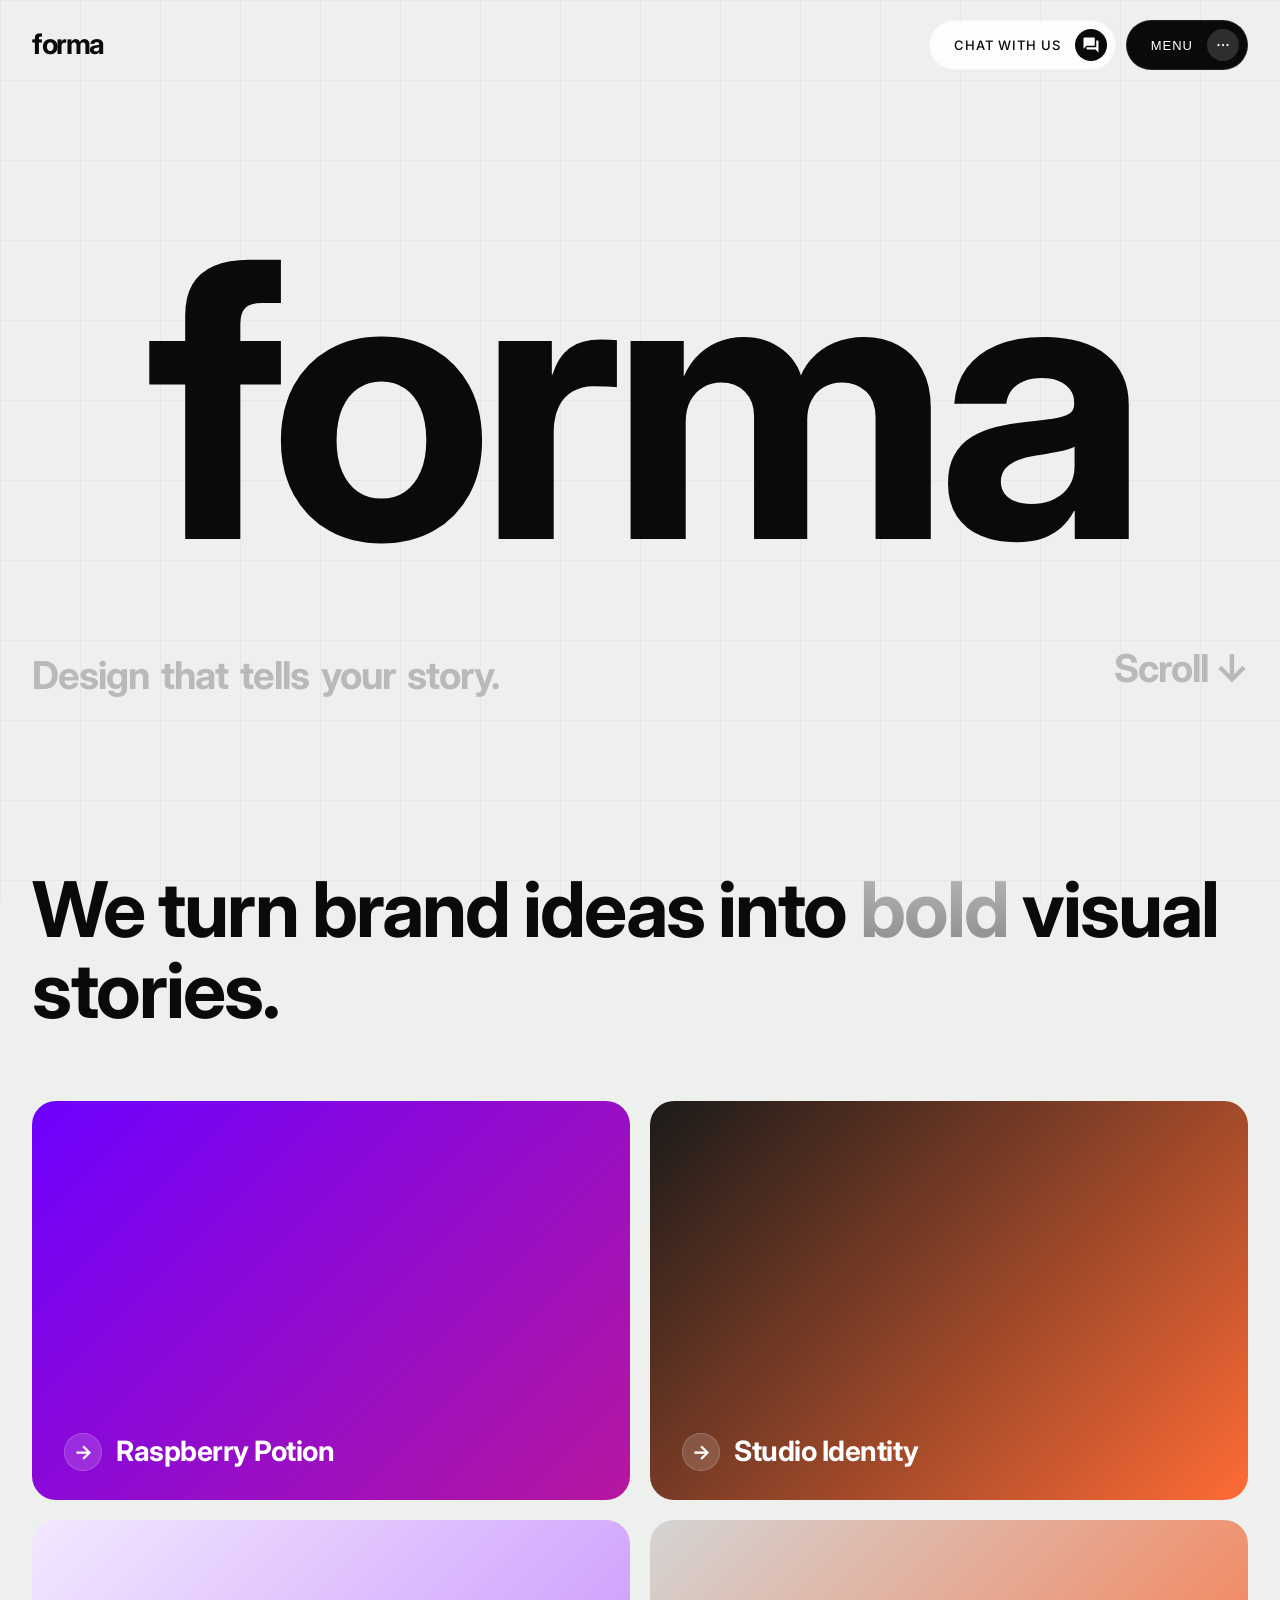
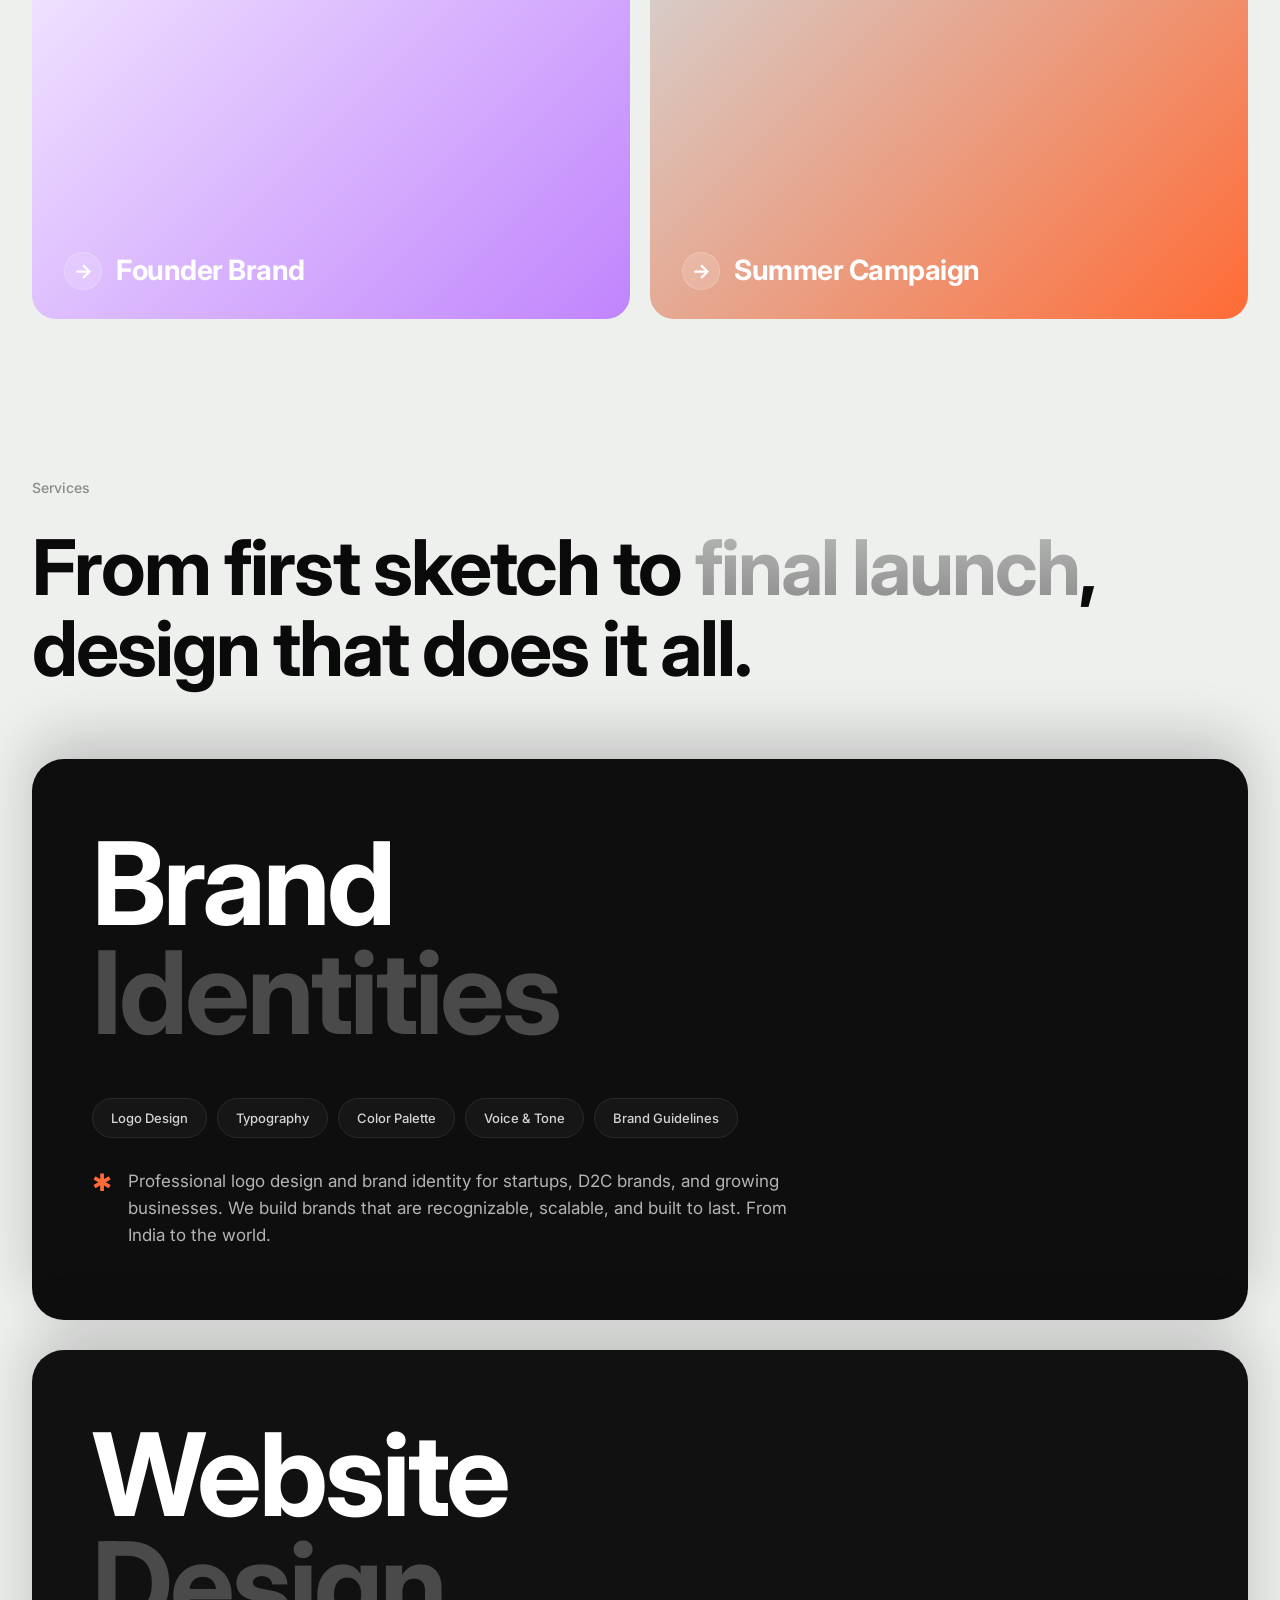
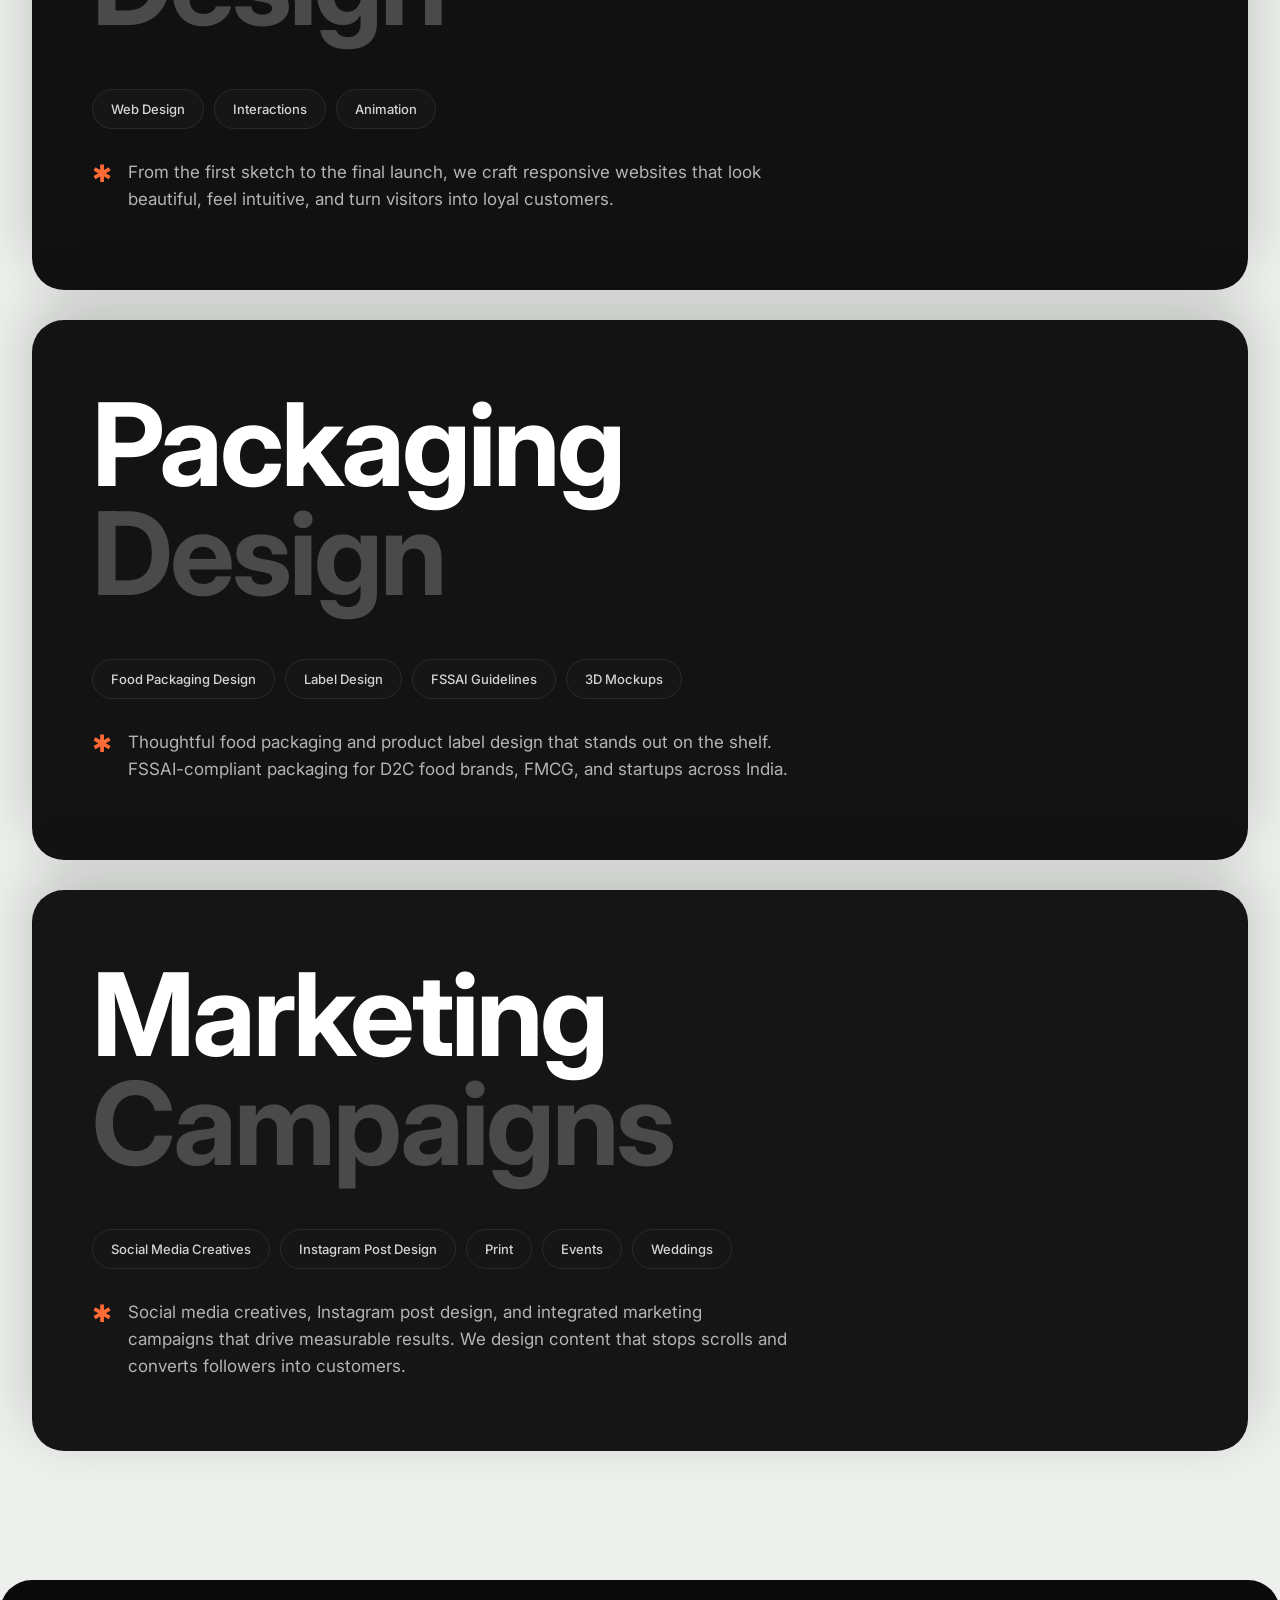
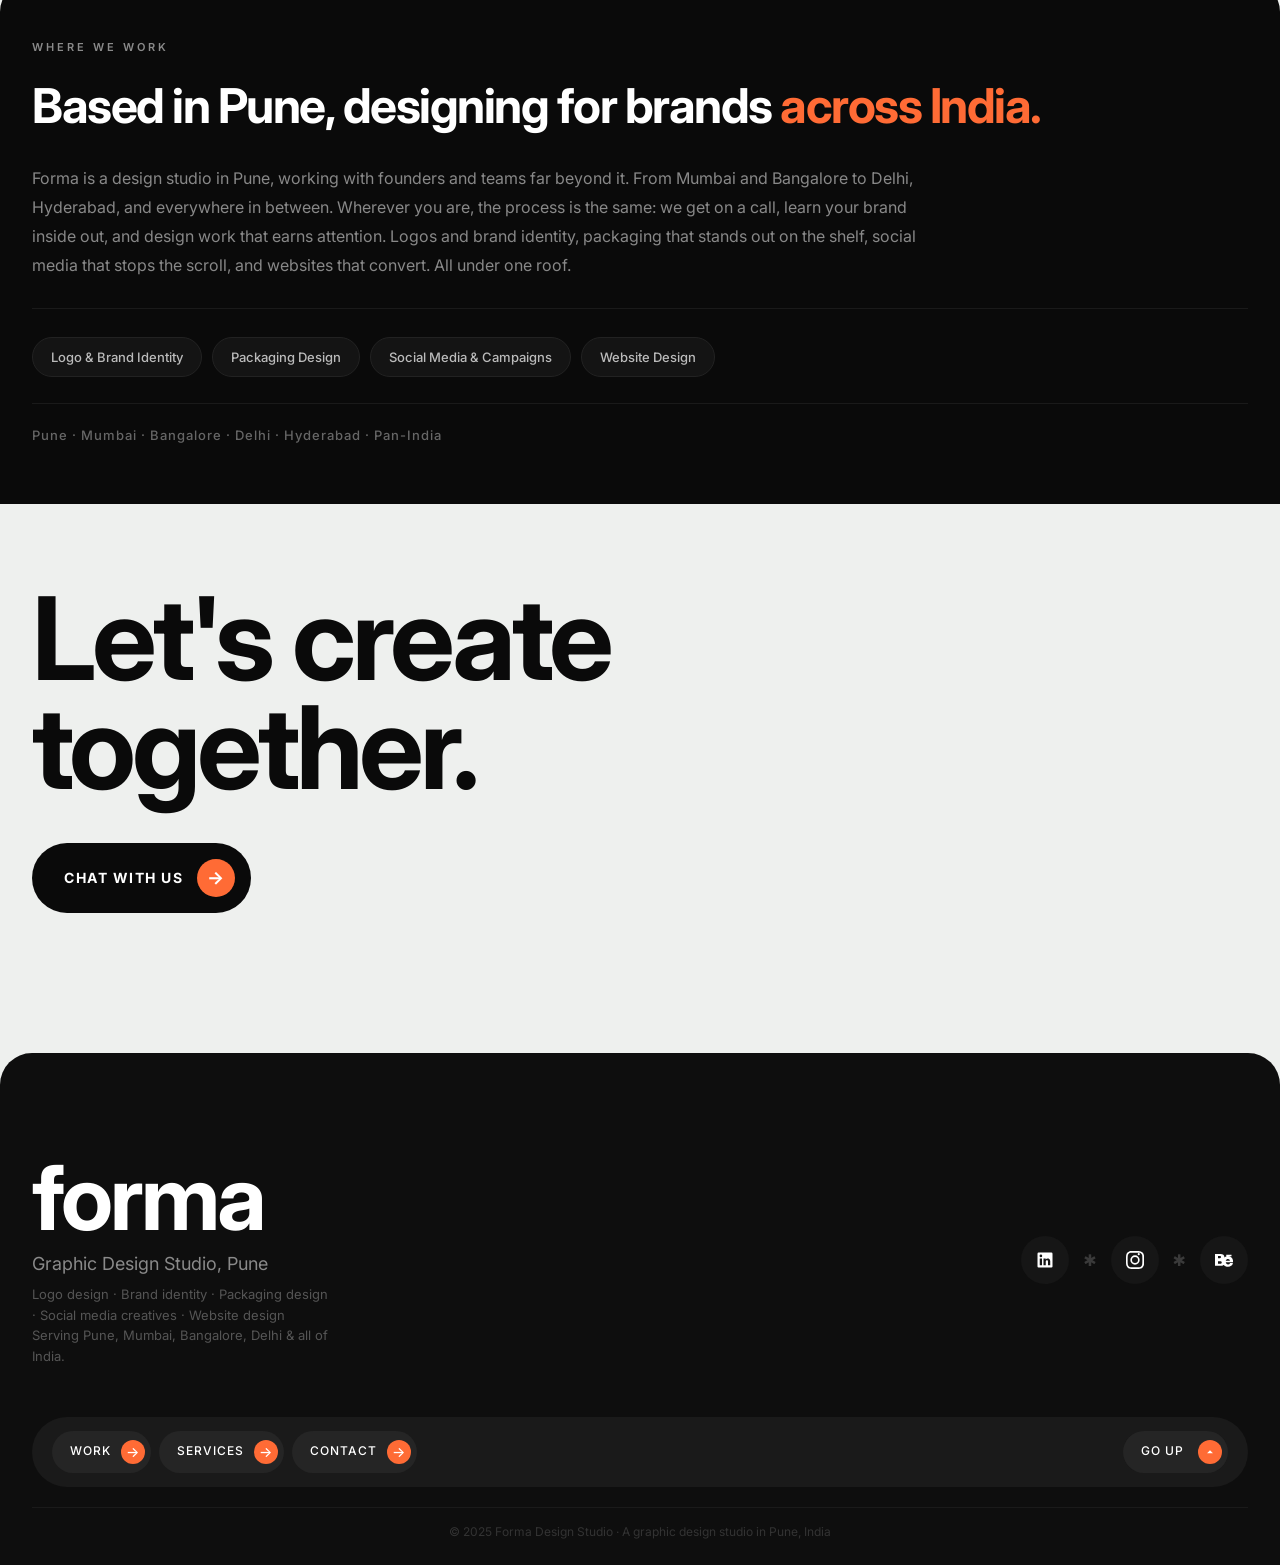
<file: index.html>
<!DOCTYPE html>
<html lang="en">
<head>
<meta name="forma-build" content="20261125-media-routes" />
<meta charset="UTF-8" />
<meta name="viewport" content="width=device-width, initial-scale=1.0" />

<!-- ═══════════════════════════════════════════════════════
     PRIMARY SEO — Targeting: Graphic Designer in Pune,
     Logo Designer Pune, Branding Agency Pune, Packaging
     Design India, Social Media Post Designer India,
     Brand Identity Design, Food Packaging Designer India,
     Hire Graphic Designer India, Branding Designer Startups
     ═══════════════════════════════════════════════════════ -->
<title>Graphic Designer in Pune | Logo, Branding &amp; Packaging Design — Forma Design Studio</title>
<meta name="description" content="Forma Design Studio is a graphic designer in Pune, India. We offer logo design, brand identity, packaging design, and social media creatives for startups and D2C brands. Hire a professional graphic designer today." />
<meta name="keywords" content="graphic designer Pune, logo design, brand identity design, packaging design, social media design, website design, graphic design studio India" />
<meta name="author" content="Forma Design Studio" />
<meta name="robots" content="index, follow, max-image-preview:large" />
<link rel="canonical" href="https://www.theformadesign.com/" />

<!-- Geo targeting — India + Pune -->
<meta name="geo.region" content="IN-MH" />
<meta name="geo.placename" content="Pune, Maharashtra, India" />
<meta name="geo.position" content="18.5204;73.8567" />
<meta name="ICBM" content="18.5204, 73.8567" />

<!-- Open Graph -->
<meta property="og:type" content="website" />
<meta property="og:site_name" content="Forma Design Studio" />
<meta property="og:title" content="Graphic Designer in Pune | Logo, Branding &amp; Packaging Design — Forma Design Studio" />
<meta property="og:description" content="Forma Design Studio is Pune's premium graphic design agency. Logo design, brand identity, packaging design, and social media creatives for Indian startups and D2C brands. Hire us today." />
<meta property="og:url" content="https://www.theformadesign.com/" />
<meta property="og:image" content="https://www.theformadesign.com/og-image.jpg" />
<meta property="og:locale" content="en_IN" />

<!-- Twitter Card -->
<meta name="twitter:card" content="summary_large_image" />
<meta name="twitter:title" content="Graphic Designer in Pune | Logo &amp; Branding Studio — Forma Design Studio" />
<meta name="twitter:description" content="Pune's premium graphic design agency. Logo design, brand identity, packaging, and social media creatives for startups and D2C brands across India." />
<meta name="twitter:image" content="https://www.theformadesign.com/og-image.jpg" />

<!-- Theme Color -->
<meta name="theme-color" content="#FF6B35" />

<!-- Favicon -->
<link rel="icon" type="image/svg+xml" href="data:image/svg+xml,%3Csvg xmlns='http://www.w3.org/2000/svg' viewBox='0 0 100 100'%3E%3Crect width='100' height='100' fill='%23FF6B35'/%3E%3Ctext x='50' y='72' font-size='70' font-family='Inter,sans-serif' font-weight='700' fill='white' text-anchor='middle'%3Ef%3C/text%3E%3C/svg%3E" />

<!-- ═══════════════════════════════════════════════
     STRUCTURED DATA — LocalBusiness + Services
     Targeting: Pune, Mumbai, Bangalore, Delhi, India
     ═══════════════════════════════════════════════ -->
<script type="application/ld+json">
{
  "@context": "https://schema.org",
  "@type": "ProfessionalService",
  "@id": "https://www.theformadesign.com/#organization",
  "name": "Forma Design Studio",
  "alternateName": ["Forma", "Forma Design", "The Forma Design Studio"],
  "description": "Forma Design Studio is a graphic design agency in Pune, India specializing in logo design, brand identity, packaging design, social media creatives, and marketing campaigns for startups and D2C brands.",
  "url": "https://www.theformadesign.com/",
  "telephone": "+91-89996-04579",
  "email": "hello@theformadesign.com",
  "priceRange": "₹₹",
  "address": {
    "@type": "PostalAddress",
    "addressLocality": "Pune",
    "addressRegion": "Maharashtra",
    "addressCountry": "IN",
    "postalCode": "411001"
  },
  "areaServed": [
    { "@type": "City", "name": "Pune" },
    { "@type": "City", "name": "Mumbai" },
    { "@type": "City", "name": "Bangalore" },
    { "@type": "City", "name": "Delhi" },
    { "@type": "City", "name": "Hyderabad" },
    { "@type": "Country", "name": "India" }
  ],
  "hasOfferCatalog": {
    "@type": "OfferCatalog",
    "name": "Graphic Design Services",
    "itemListElement": [
      {
        "@type": "Offer",
        "itemOffered": {
          "@type": "Service",
          "name": "Logo Design Services",
          "description": "Professional logo design for startups and businesses in Pune and across India. Custom logos, brand marks, and complete visual identity systems."
        }
      },
      {
        "@type": "Offer",
        "itemOffered": {
          "@type": "Service",
          "name": "Brand Identity Design",
          "description": "Complete brand identity design including logo, typography, color palette, and brand guidelines for D2C brands and startups in India."
        }
      },
      {
        "@type": "Offer",
        "itemOffered": {
          "@type": "Service",
          "name": "Packaging Design",
          "description": "Food packaging design, product label design, and FSSAI-compliant packaging for D2C food brands and FMCG companies in India."
        }
      },
      {
        "@type": "Offer",
        "itemOffered": {
          "@type": "Service",
          "name": "Social Media Design",
          "description": "Instagram post design, social media creatives, and marketing campaign graphics for businesses across India."
        }
      },
      {
        "@type": "Offer",
        "itemOffered": {
          "@type": "Service",
          "name": "Website Design",
          "description": "Professional website design for startups and businesses. Fast, responsive, and conversion-focused websites."
        }
      }
    ]
  },
  "knowsAbout": [
    "Graphic Design",
    "Logo Design",
    "Brand Identity Design",
    "Packaging Design",
    "Food Packaging Design",
    "Social Media Design",
    "Instagram Post Design",
    "Website Design",
    "D2C Brand Design",
    "Marketing Campaign Design",
    "FSSAI Compliant Packaging",
    "Amazon Product Image Design"
  ],
  "sameAs": [
    "https://www.instagram.com/theformadesignstudio/",
    "https://www.linkedin.com/company/the-forma-design/",
    "https://www.behance.net/theformadesign"
  ]
}
</script>

<!-- Website Schema -->
<script type="application/ld+json">
{
  "@context": "https://schema.org",
  "@type": "WebSite",
  "name": "Forma Design Studio",
  "url": "https://www.theformadesign.com/",
  "potentialAction": {
    "@type": "SearchAction",
    "target": "https://www.theformadesign.com/?q={search_term_string}",
    "query-input": "required name=search_term_string"
  }
}
</script>

<!-- FAQ Schema — targets "hire graphic designer" / "logo design cost" queries -->
<script type="application/ld+json">
{
  "@context": "https://schema.org",
  "@type": "FAQPage",
  "mainEntity": [
    {
      "@type": "Question",
      "name": "How much does logo design cost in Pune?",
      "acceptedAnswer": {
        "@type": "Answer",
        "text": "Logo design at Forma Design Studio starts from ₹8,000 for a complete logo package including all variations. Brand identity packages start from ₹14,000."
      }
    },
    {
      "@type": "Question",
      "name": "How much does packaging design cost in India?",
      "acceptedAnswer": {
        "@type": "Answer",
        "text": "Packaging design projects at Forma start from ₹5,000. Price depends on the scope, number of SKUs, and complexity. We provide custom quotes within hours."
      }
    },
    {
      "@type": "Question",
      "name": "Do you offer graphic design services across India?",
      "acceptedAnswer": {
        "@type": "Answer",
        "text": "Yes. While we are based in Pune, Forma Design Studio serves clients across India including Mumbai, Bangalore, Delhi, Hyderabad, and internationally. All work is done remotely via WhatsApp, email, and video calls."
      }
    },
    {
      "@type": "Question",
      "name": "Can you design packaging for food brands?",
      "acceptedAnswer": {
        "@type": "Answer",
        "text": "Yes. We specialize in food packaging design, FSSAI-compliant label design, D2C packaging, and product label design for food and beverage brands across India."
      }
    },
    {
      "@type": "Question",
      "name": "How long does brand identity design take?",
      "acceptedAnswer": {
        "@type": "Answer",
        "text": "Our Logo Essentials package is delivered in 2-3 days. Brand Foundation in 5-7 days. Complete Brand System in 8-10 days. All packages include unlimited revisions."
      }
    }
  ]
}
</script>

<link href="https://fonts.googleapis.com/css2?family=Inter:wght@400;500;600;700;800;900&display=swap" rel="stylesheet">
<style>
  * { margin: 0; padding: 0; box-sizing: border-box; }

  :root {
    --orange: #FF6B35;
    --orange-dark: #e55a24;
    --black: #0a0a0a;
    --white: #fff;
    --bg: #eef0ee;
    --card-dark: #0e0e0e;
    --card-dark-2: #161616;
    --grey: #8a8a8a;
    --grey-light: #b8bab8;
  }

  html { scroll-behavior: smooth; }

  body {
    font-family: 'Inter', system-ui, sans-serif;
    background: var(--bg);
    color: var(--black);
    overflow-x: hidden;
    line-height: 1.4;
  }

  /* GLOBAL DECORATIVE GRID */
  body::before {
    content: '';
    position: fixed;
    inset: 0;
    z-index: -1;
    pointer-events: none;
    background-image:
      linear-gradient(rgba(0,0,0,0.03) 1px, transparent 1px),
      linear-gradient(90deg, rgba(0,0,0,0.03) 1px, transparent 1px);
    background-size: 80px 80px;
  }

  ::-webkit-scrollbar { width: 8px; }
  ::-webkit-scrollbar-track { background: var(--bg); }
  ::-webkit-scrollbar-thumb { background: var(--orange); border-radius: 4px; }

  a { color: inherit; text-decoration: none; }

  /* HEADER */
  .header {
    position: fixed;
    top: 0; left: 0; right: 0;
    z-index: 100;
    padding: 20px 32px;
    display: flex;
    justify-content: space-between;
    align-items: center;
  }
  .logo {
    font-size: 28px;
    font-weight: 700;
    color: var(--black);
    letter-spacing: -1.5px;
  }
  .header-actions { display: flex; gap: 10px; align-items: center; }
  .pill-btn {
    display: inline-flex;
    align-items: center;
    gap: 14px;
    padding: 8px 8px 8px 24px;
    background: rgba(255,255,255,0.85);
    backdrop-filter: blur(10px);
    border-radius: 999px;
    font-size: 13px;
    font-weight: 500;
    letter-spacing: 1px;
    color: var(--black);
    border: 1px solid rgba(0,0,0,0.03);
    transition: background 0.3s;
    cursor: pointer;
    white-space: nowrap;
  }
  .pill-btn:hover { background: rgba(255,255,255,1); }
  .pill-btn { -webkit-tap-highlight-color: transparent; touch-action: manipulation; position: relative; z-index: 101; }
  .pill-btn .icon-circle {
    width: 32px; height: 32px;
    background: var(--black);
    border-radius: 50%;
    display: flex; align-items: center; justify-content: center;
    color: white;
    flex-shrink: 0;
  }
  .pill-btn .icon-circle svg { width: 18px; height: 18px; }
  .pill-btn.dark {
    background: var(--black);
    color: white;
    border-color: rgba(255,255,255,0.1);
  }
  .pill-btn.dark .icon-circle { background: rgba(255,255,255,0.15); }
  .pill-btn.dark:hover { background: #1a1a1a; }

  /* DROPDOWN */
  .dropdown {
    position: fixed;
    top: 80px;
    right: 32px;
    background: var(--black);
    border-radius: 24px;
    padding: 12px;
    min-width: 260px;
    opacity: 0;
    visibility: hidden;
    transform: translateY(-10px);
    transition: all 0.3s;
    z-index: 9999;
    box-shadow: 0 20px 60px rgba(0,0,0,0.3);
  }
  .dropdown.active { opacity: 1; visibility: visible; transform: translateY(0); }
  .dropdown a {
    display: flex;
    justify-content: space-between;
    align-items: center;
    padding: 16px 20px;
    color: white;
    font-weight: 500;
    border-radius: 14px;
    transition: all 0.2s;
    font-size: 15px;
  }
  .dropdown a:hover { background: var(--orange); }
  .dropdown a::after { content: '→'; opacity: 0.5; }

  /* ===== HERO ===== */
  .hero {
    min-height: 100vh;
    padding: 160px 0 220px;
    position: relative;
    display: flex;
    flex-direction: column;
    justify-content: flex-start;
    overflow: hidden;
  }

  .hero-home {
    align-items: center;
    justify-content: center;
  }
  .hero-home .hero-subline {
    right: auto;
    max-width: calc(100% - 220px);
    white-space: normal;
    flex-wrap: wrap;
    bottom: 24px;
  }
  .hero-home .hero-scroll {
    bottom: 24px;
  }
  .hero-mega-home {
    font-size: clamp(160px, 30vw, 500px);
    font-weight: 700;
    letter-spacing: -14px;
    line-height: 0.85;
    color: var(--black);
    text-align: center;
    position: relative;
    z-index: 1;
    white-space: nowrap;
    width: 100%;
    margin-right: 0;
    padding-right: 0;
  }

  .hero-mega-overflow {
    font-size: clamp(100px, 22vw, 380px);
    font-weight: 700;
    letter-spacing: -10px;
    line-height: 0.85;
    color: var(--black);
    text-align: center;
    position: relative;
    z-index: 1;
    white-space: nowrap;
    width: 100%;
    padding: 0;
    margin: 0 auto;
  }

  /* Jar */
  .hero-jar {
    position: absolute;
    top: 50%;
    left: 48%;
    width: clamp(246px, 32vw, 421px);
    height: clamp(246px, 32vw, 421px);
    z-index: 2;
    pointer-events: none;
    animation: floatY 5s ease-in-out infinite;
    transform-origin: center;
  }
  .hero-jar img {
    width: 100%;
    height: 100%;
    object-fit: contain;
    filter: drop-shadow(0 30px 50px rgba(0,0,0,0.25));
  }
  @keyframes floatY {
    0%, 100% { transform: translate(-50%, -50%) rotate(-25deg); }
    50% { transform: translate(-50%, -53%) rotate(-25deg); }
  }

  /* SUBLINE */
  .hero-subline {
    position: absolute;
    bottom: 40px;
    left: 32px;
    right: 32px;
    font-size: clamp(22px, 3vw, 48px);
    font-weight: 700;
    color: var(--grey-light);
    letter-spacing: -1px;
    line-height: 1.1;
    z-index: 3;
    display: flex;
    flex-wrap: nowrap;
    gap: 0 12px;
    white-space: nowrap;
  }
  .hero-subline span {
    display: inline-block;
    opacity: 0;
    transform: translateY(40px);
    animation: wordRise 0.8s cubic-bezier(0.16, 1, 0.3, 1) forwards;
  }
  .hero-subline span:nth-child(1) { animation-delay: 0.3s; }
  .hero-subline span:nth-child(2) { animation-delay: 0.45s; }
  .hero-subline span:nth-child(3) { animation-delay: 0.6s; }
  .hero-subline span:nth-child(4) { animation-delay: 0.75s; }
  .hero-subline span:nth-child(5) { animation-delay: 0.9s; }
  @keyframes wordRise {
    to { opacity: 1; transform: translateY(0); }
  }

  .hero-scroll {
    position: absolute;
    bottom: 40px;
    right: 32px;
    font-size: clamp(22px, 3vw, 48px);
    font-weight: 700;
    color: var(--grey-light);
    letter-spacing: -1px;
    z-index: 4;
    animation: scrollPulse 2s ease-in-out infinite;
  }
  @keyframes scrollPulse {
    0%, 100% { transform: translateY(0); opacity: 0.7; }
    50% { transform: translateY(6px); opacity: 1; }
  }

  #page-work .hero,
  #page-services .hero,
  #page-contact .hero {
    padding-top: 140px;
    padding-bottom: 170px;
  }
  #page-work .hero-subline,
  #page-services .hero-subline,
  #page-contact .hero-subline,
  #page-work .hero-scroll,
  #page-services .hero-scroll,
  #page-contact .hero-scroll {
    bottom: 28px;
  }

  /* Hide footer on service detail pages */
  body:has(#page-brand-identities.active) #site-footer,
  body:has(#page-website-design.active) #site-footer,
  body:has(#page-packaging-design.active) #site-footer,
  body:has(#page-marketing-campaigns.active) #site-footer {
    display: none !important;
  }

  /* SECTIONS */
  section { padding: 100px 32px; }
  .container { max-width: 1500px; margin: 0 auto; }

  .section-label {
    font-size: 14px;
    color: var(--grey);
    font-weight: 500;
    margin-bottom: 30px;
  }
  .section-headline {
    font-size: clamp(36px, 6vw, 88px);
    font-weight: 700;
    letter-spacing: -2px;
    line-height: 1.05;
    color: var(--black);
    margin-bottom: 70px;
    max-width: 1300px;
  }
  .section-headline .accent {
    background: linear-gradient(180deg, var(--grey-light) 0%, var(--grey) 100%);
    -webkit-background-clip: text;
    -webkit-text-fill-color: transparent;
    background-clip: text;
  }

  /* WORK */
  .work-grid {
    display: grid;
    grid-template-columns: 1fr 1fr;
    gap: 20px;
  }
  .work-card {
    position: relative;
    border-radius: 24px;
    overflow: hidden;
    aspect-ratio: 1.5/1;
    cursor: pointer;
    transition: transform 0.4s;
  }
  .work-card:hover { transform: translateY(-6px); }
  .work-card .work-bg { position: absolute; inset: 0; transition: transform 0.6s; }
  .work-card:hover .work-bg { transform: scale(1.05); }
  .work-card-1 .work-bg { background: linear-gradient(135deg, #6E00FF, #B5179E); }
  .work-card-2 .work-bg { background: linear-gradient(135deg, #1a1a1a, #FF6B35); }
  .work-card-3 .work-bg { background: linear-gradient(135deg, #f3e8ff, #c084fc); }
  .work-card-4 .work-bg { background: linear-gradient(135deg, #d4d4d4, #FF6B35); }
  .work-card-5 .work-bg { background: linear-gradient(135deg, #FFD60A, #FF6B35); }
  .work-card-6 .work-bg { background: linear-gradient(135deg, #064e3b, #10b981); }
  .work-name {
    position: absolute;
    left: 32px;
    bottom: 28px;
    color: white;
    font-size: clamp(20px, 2.5vw, 28px);
    font-weight: 700;
    letter-spacing: -0.5px;
    display: flex;
    align-items: center;
    gap: 14px;
    z-index: 2;
  }
  .work-arrow {
    width: 38px; height: 38px;
    background: rgba(255,255,255,0.15);
    backdrop-filter: blur(8px);
    border: 1px solid rgba(255,255,255,0.2);
    border-radius: 50%;
    display: flex; align-items: center; justify-content: center;
    font-size: 20px;
    flex-shrink: 0;
  }

  /* SERVICES */
  .services-section { padding-top: 60px; padding-bottom: 60px; }
  .services-stack { position: relative; }
  .service-card {
    background: var(--card-dark);
    border-radius: 32px;
    padding: 70px 60px;
    color: white;
    position: sticky;
    top: 90px;
    margin-bottom: 30px;
    min-height: 540px;
    box-shadow: 0 -20px 60px rgba(0,0,0,0.2);
  }
  .service-card:nth-child(1) { top: 90px; }
  .service-card:nth-child(2) { top: 110px; background: #111; }
  .service-card:nth-child(3) { top: 130px; background: #131313; }
  .service-card:nth-child(4) { top: 150px; background: #151515; }
  .service-title {
    font-size: clamp(50px, 9vw, 130px);
    font-weight: 700;
    line-height: 0.95;
    letter-spacing: -3px;
    margin-bottom: 50px;
  }
  .service-title .line1 { color: white; display: block; }
  .service-title .line2 { display: block; color: #4a4a4a; }
  .service-tags { display: flex; flex-wrap: wrap; gap: 10px; margin-bottom: 30px; }
  .service-tag {
    background: var(--card-dark-2);
    border: 1px solid #2a2a2a;
    padding: 10px 18px;
    border-radius: 999px;
    font-size: 13px;
    font-weight: 500;
    color: #d4d4d4;
  }
  .service-desc {
    display: flex;
    align-items: flex-start;
    gap: 16px;
    max-width: 700px;
    color: #b4b4b4;
    font-size: clamp(15px, 1.8vw, 17px);
    line-height: 1.6;
  }
  .service-desc::before {
    content: '✱';
    color: var(--orange);
    font-size: 24px;
    flex-shrink: 0;
    margin-top: -4px;
  }

  /* MINIMAL CTA */
  .cta-minimal { padding: 80px 32px; }
  .cta-minimal .cta-inner { max-width: 1500px; margin: 0 auto; }
  .cta-minimal h2 {
    font-size: clamp(50px, 9vw, 140px);
    font-weight: 700;
    line-height: 0.95;
    letter-spacing: -4px;
    color: var(--black);
    margin-bottom: 40px;
  }
  .cta-buttons { display: flex; gap: 14px; flex-wrap: wrap; }
  .cta-minimal .cta-buttons { justify-content: flex-start; }
  .cta-btn {
    display: inline-flex;
    align-items: center;
    gap: 14px;
    padding: 14px 14px 14px 30px;
    background: var(--black);
    color: white;
    border-radius: 999px;
    font-weight: 600;
    font-size: 14px;
    letter-spacing: 1.5px;
    transition: transform 0.3s;
    text-transform: uppercase;
    white-space: nowrap;
  }
  .cta-btn:hover { transform: scale(1.03); }
  .cta-btn .arrow {
    width: 38px; height: 38px;
    background: var(--orange);
    border-radius: 50%;
    display: flex; align-items: center; justify-content: center;
    font-size: 18px;
    flex-shrink: 0;
  }
  .cta-btn.light {
    background: rgba(255,255,255,0.7);
    color: var(--black);
    border: 1px solid rgba(0,0,0,0.03);
  }
  .cta-btn.light .arrow { background: var(--black); color: white; }

  /* ═══════════════════════════════════════
     LOCAL SEO SECTION — Visually minimal,
     keyword-rich for Google indexing
     ═══════════════════════════════════════ */
  .seo-local-section {
    padding: 60px 32px;
    background: var(--black);
    color: white;
    border-radius: 32px 32px 0 0;
    margin-top: 40px;
  }
  .seo-local-inner {
    max-width: 1500px;
    margin: 0 auto;
  }
  .seo-local-label {
    font-size: 11px;
    letter-spacing: 3px;
    text-transform: uppercase;
    color: var(--grey);
    margin-bottom: 24px;
    font-weight: 600;
  }
  .seo-local-title {
    font-size: clamp(24px, 4vw, 48px);
    font-weight: 700;
    letter-spacing: -1.5px;
    color: white;
    margin-bottom: 32px;
    line-height: 1.1;
  }
  .seo-local-title span { color: var(--orange); }
  .seo-cities {
    display: flex;
    flex-wrap: wrap;
    gap: 10px;
    margin-bottom: 32px;
  }
  .seo-city-pill {
    padding: 8px 18px;
    border: 1px solid #2a2a2a;
    border-radius: 999px;
    font-size: 13px;
    color: #aaa;
    font-weight: 500;
    transition: all 0.2s;
  }
  .seo-city-pill:hover {
    border-color: var(--orange);
    color: var(--orange);
  }
  .seo-local-desc {
    font-size: clamp(14px, 1.6vw, 16px);
    color: #888;
    line-height: 1.8;
    max-width: 900px;
  }
  .seo-services-strip {
    display: flex;
    flex-wrap: wrap;
    gap: 10px;
    margin-top: 28px;
    padding-top: 28px;
    border-top: 1px solid #1a1a1a;
  }
  .seo-service-chip {
    padding: 10px 18px;
    background: #141414;
    border: 1px solid #222;
    border-radius: 999px;
    font-size: 13px;
    color: #bbb;
    font-weight: 500;
    transition: all 0.2s;
  }
  .seo-service-chip:hover {
    border-color: var(--orange);
    color: #fff;
    background: #1a1a1a;
  }
  .seo-cities-line {
    margin-top: 26px;
    padding-top: 22px;
    border-top: 1px solid #1a1a1a;
    font-size: 13px;
    color: #666;
    letter-spacing: 1px;
    font-weight: 500;
  }

  /* FOOTER */
  footer {
    background: var(--card-dark);
    color: white;
    padding: 60px 32px 24px;
    border-radius: 32px 32px 0 0;
    margin-top: 60px;
  }
  .footer-main {
    max-width: 1500px;
    margin: 0 auto;
    padding: 40px 0 50px;
    display: flex;
    justify-content: space-between;
    align-items: center;
    gap: 30px;
    flex-wrap: wrap;
  }
  .footer-left { display: flex; flex-direction: column; align-items: flex-start; }
  .footer-brand {
    font-size: clamp(50px, 7vw, 90px);
    font-weight: 700;
    letter-spacing: -3px;
    color: white;
    line-height: 1;
    margin-bottom: 8px;
  }
  .footer-tag { color: var(--grey); font-size: 18px; }
  .footer-socials { display: flex; gap: 14px; align-items: center; }
  .footer-socials a {
    width: 48px; height: 48px;
    background: var(--card-dark-2);
    border-radius: 50%;
    display: flex; align-items: center; justify-content: center;
    transition: background 0.3s;
  }
  .footer-socials a:hover { background: var(--orange); }
  .footer-socials a svg { width: 18px; height: 18px; fill: white; }
  .footer-socials .divider { color: #3a3a3a; }

  .footer-bottom {
    max-width: 1500px;
    margin: 0 auto;
    padding: 14px 20px;
    background: #1a1a1a;
    border-radius: 999px;
    display: flex;
    justify-content: space-between;
    align-items: center;
    gap: 16px;
    flex-wrap: wrap;
  }
  .footer-nav { display: flex; gap: 8px; flex-wrap: wrap; }
  .footer-nav a {
    background: #252525;
    color: white;
    padding: 9px 6px 9px 18px;
    border-radius: 999px;
    font-size: 12px;
    font-weight: 500;
    letter-spacing: 1px;
    display: inline-flex;
    align-items: center;
    gap: 10px;
    transition: background 0.3s;
  }
  .footer-nav a:hover { background: var(--orange); }
  .footer-nav a .icon-circle {
    width: 24px; height: 24px;
    background: var(--orange);
    border-radius: 50%;
    display: flex; align-items: center; justify-content: center;
    font-size: 14px;
    flex-shrink: 0;
  }
  .footer-right { display: flex; gap: 8px; flex-wrap: wrap; }
  .footer-right .pill-btn {
    background: #252525; color: white; border: none;
    padding: 9px 6px 9px 18px; font-size: 12px;
  }
  .footer-right .pill-btn .icon-circle {
    background: var(--orange);
    width: 24px; height: 24px;
  }
  .footer-right .pill-btn .icon-circle svg { width: 14px; height: 14px; }

  /* COMING SOON */
  .coming-soon {
    min-height: 100vh;
    padding: 140px 20px 80px;
    display: flex; align-items: center; justify-content: center;
    text-align: center;
  }
  .coming-soon-inner { max-width: 900px; }
  .coming-soon h1 {
    font-size: clamp(50px, 10vw, 160px);
    font-weight: 700;
    letter-spacing: -4px;
    line-height: 0.95;
    margin-bottom: 30px;
  }
  .coming-soon h1 .gray { color: var(--grey-light); }
  .coming-soon p {
    font-size: clamp(16px, 2vw, 20px);
    color: var(--grey);
    max-width: 600px;
    margin: 0 auto 40px;
    line-height: 1.6;
  }
  .coming-soon .badge {
    display: inline-block;
    background: var(--orange);
    color: white;
    padding: 10px 22px;
    border-radius: 999px;
    font-size: 13px;
    font-weight: 600;
    letter-spacing: 2px;
    text-transform: uppercase;
    margin-bottom: 30px;
  }

  /* ADMIN PANEL */
  .admin-wrap { min-height: 100vh; padding: 100px 32px 60px; background: var(--bg); }
  .admin-container { max-width: 1300px; margin: 0 auto; }
  .admin-header {
    display: flex; justify-content: space-between; align-items: center;
    margin-bottom: 40px; padding-bottom: 30px;
    border-bottom: 1px solid rgba(0,0,0,0.08);
    flex-wrap: wrap; gap: 16px;
  }
  .admin-header h1 { font-size: clamp(28px, 4vw, 40px); font-weight: 700; letter-spacing: -1.5px; }
  .admin-header .user-info {
    display: flex; align-items: center; gap: 16px;
    color: var(--grey); font-size: 14px; flex-wrap: wrap;
  }
  .admin-grid { display: grid; grid-template-columns: 1fr 1fr; gap: 40px; }
  .admin-card {
    background: white;
    border-radius: 24px;
    padding: 32px;
    border: 1px solid rgba(0,0,0,0.03);
  }
  .showcase-card.has-image .showcase-bg {
    background-size: cover;
    background-position: center;
  }
  .showcase-card.has-image .showcase-overlay {
    position: absolute; inset: 0;
    background: linear-gradient(180deg, rgba(0,0,0,0) 40%, rgba(0,0,0,0.6) 100%);
    z-index: 1;
  }
  .showcase-admin-tabs { display: flex; gap: 10px; margin-bottom: 22px; flex-wrap: wrap; }
  .showcase-admin-tab {
    padding: 10px 20px; border-radius: 999px; border: 2px solid rgba(0,0,0,0.1);
    background: white; font-weight: 600; font-size: 13px; cursor: pointer;
    transition: all 0.2s; letter-spacing: 0.5px;
  }
  .showcase-admin-tab.active { background: var(--black); color: white; border-color: var(--black); }
  .showcase-admin-list { list-style: none; margin-bottom: 24px; }
  .showcase-admin-item {
    display: flex; align-items: center; justify-content: space-between;
    padding: 12px; border: 1px solid rgba(0,0,0,0.08); border-radius: 12px; margin-bottom: 10px;
  }
  .showcase-admin-item-info { display: flex; align-items: center; gap: 12px; min-width: 0; }
  .showcase-admin-thumb {
    width: 46px; height: 56px; border-radius: 8px; overflow: hidden; flex-shrink: 0;
    background-size: cover; background-position: center;
  }
  .showcase-admin-empty { font-size: 13px; color: var(--grey); padding: 16px 0; }
  .admin-card h2 {
    font-size: 22px; font-weight: 700; margin-bottom: 24px;
    display: flex; align-items: center; gap: 10px;
  }
  .admin-card .badge-mini {
    background: var(--orange); color: white; font-size: 11px;
    padding: 4px 10px; border-radius: 999px; font-weight: 600;
  }
  .form-group { margin-bottom: 18px; }
  .form-group label {
    display: block; font-size: 12px; color: var(--grey);
    margin-bottom: 6px; font-weight: 600;
    text-transform: uppercase; letter-spacing: 1px;
  }
  .form-group input, .form-group textarea, .form-group select {
    width: 100%; padding: 12px 16px;
    border: 1px solid rgba(0,0,0,0.1);
    border-radius: 12px; font-size: 14px;
    font-family: inherit; background: var(--bg);
    transition: border 0.2s;
  }
  .form-group input:focus, .form-group textarea:focus {
    outline: none; border-color: var(--orange);
  }
  .form-group textarea { min-height: 90px; resize: vertical; }
  .form-help { font-size: 11px; color: var(--grey); margin-top: 4px; font-style: italic; }
  .upload-area {
    border: 2px dashed rgba(0,0,0,0.15);
    border-radius: 12px; padding: 30px;
    text-align: center; cursor: pointer;
    transition: all 0.2s; background: var(--bg);
  }
  .upload-area:hover { border-color: var(--orange); background: rgba(255,107,53,0.05); }
  .project-list { list-style: none; }
  .project-item {
    display: flex; justify-content: space-between; align-items: center;
    padding: 16px; background: var(--bg);
    border-radius: 12px; margin-bottom: 10px;
    flex-wrap: wrap; gap: 12px;
  }
  .project-item-info { display: flex; align-items: center; gap: 14px; }
  .project-item-thumb {
    width: 50px; height: 50px; border-radius: 10px;
    background: linear-gradient(135deg, #6E00FF, #B5179E);
    flex-shrink: 0;
  }
  .project-item-thumb.t2 { background: linear-gradient(135deg, #1a1a1a, #FF6B35); }
  .project-item-thumb.t3 { background: linear-gradient(135deg, #f3e8ff, #c084fc); }
  .project-item-actions { display: flex; gap: 6px; }
  .btn-mini {
    padding: 6px 12px; border-radius: 8px; border: none;
    font-size: 12px; cursor: pointer; font-weight: 600;
  }
  .btn-edit { background: #e5e7eb; color: var(--black); }
  .btn-delete { background: #fee2e2; color: #b91c1c; }
  .submit-btn {
    width: 100%; padding: 14px;
    background: var(--orange); color: white;
    border: none; border-radius: 12px;
    font-weight: 700; font-size: 15px;
    cursor: pointer; margin-top: 8px;
  }
  .login-notice {
    background: #fff4ed; border: 1px solid #ffd6c0;
    border-radius: 12px; padding: 16px;
    font-size: 13px; color: #9a3412;
    margin-bottom: 30px;
  }

  /* INDIVIDUAL PROJECT PAGE */
  .project-page {
    padding-top: 100px;
    background-color: var(--bg);
    background-image:
      linear-gradient(rgba(0,0,0,0.03) 1px, transparent 1px),
      linear-gradient(90deg, rgba(0,0,0,0.03) 1px, transparent 1px);
    background-size: 80px 80px;
  }
  .project-hero { padding: 60px 32px; }
  .project-hero-inner { max-width: 1500px; margin: 0 auto; }
  .back-link {
    display: inline-flex; align-items: center; gap: 8px;
    color: var(--grey); font-size: 14px; font-weight: 500;
    margin-bottom: 40px; transition: color 0.2s;
  }
  .back-link:hover { color: var(--orange); }
  .project-meta { display: flex; gap: 12px; margin-bottom: 30px; flex-wrap: wrap; }
  .project-meta .tag-pill {
    background: rgba(0,0,0,0.06); color: var(--black);
    padding: 8px 16px; border-radius: 999px;
    font-size: 12px; font-weight: 600;
    letter-spacing: 1px; text-transform: uppercase;
  }
  .project-meta .tag-pill.orange { background: var(--orange); color: white; }
  .project-title {
    font-size: clamp(50px, 9vw, 140px);
    font-weight: 700; letter-spacing: -4px;
    line-height: 0.95; margin-bottom: 60px;
    max-width: 1200px;
  }
  .project-hero-image {
    width: 100%; aspect-ratio: 16/9;
    border-radius: 32px;
    background: linear-gradient(135deg, #1a1a1a, #FF6B35);
    margin-bottom: 100px; overflow: hidden; position: relative;
    background-size: cover; background-position: center; background-repeat: no-repeat;
  }
  .project-content { max-width: 1500px; margin: 0 auto; padding: 0 32px; }
  .project-section {
    display: grid; grid-template-columns: 280px 1fr;
    gap: 60px; padding: 60px 0;
    border-top: 1px solid rgba(0,0,0,0.08);
  }
  .project-section-label {
    font-size: 16px; color: var(--grey);
    font-weight: 600; letter-spacing: 0.5px;
    position: sticky; top: 100px; align-self: start;
  }
  .project-section-content {
    font-size: clamp(20px, 2.5vw, 32px);
    font-weight: 500; color: var(--black);
    line-height: 1.4; letter-spacing: -0.5px;
    max-width: 900px;
  }
  .project-section-content p { margin-bottom: 20px; }
  .project-section-content p:last-child { margin-bottom: 0; }
  .project-solution-gallery {
    display: grid; grid-template-columns: 1fr 1fr;
    gap: 20px; margin-top: 40px;
  }
  .project-solution-gallery .img-box {
    aspect-ratio: 4/3; border-radius: 24px; overflow: hidden;
  }
  .project-solution-gallery .img-box-1 { background: linear-gradient(135deg, #1a1a1a, #4a4a4a); }
  .project-solution-gallery .img-box-2 { background: linear-gradient(135deg, #FFD60A, #FF6B35); }
  .project-solution-gallery .img-box-3 {
    grid-column: 1 / -1; aspect-ratio: 16/9;
    background: linear-gradient(135deg, #6E00FF, #B5179E);
  }
  .pp-fact { margin-bottom: 28px; }
  .pp-fact:last-child { margin-bottom: 0; }
  .pp-fact-label { font-size: 13px; font-weight: 600; text-transform: uppercase; letter-spacing: 0.5px; color: var(--grey); margin-bottom: 6px; }
  .pp-fact-value { font-size: 18px; font-weight: 600; color: var(--black); }
  .pp-narrative { margin-bottom: 32px; }
  .pp-narrative:last-child { margin-bottom: 0; }
  .pp-narrative-label { font-size: 16px; font-weight: 600; color: var(--grey); margin-bottom: 10px; }
  .project-quad-gallery .img-cell img { display:block;width:100%;height:100%;object-fit:cover; }
  .project-video { margin:24px 0 48px; }
  .project-video video { display:block;width:100%;max-height:80vh;border-radius:20px;background:#111; }
  .project-quad-gallery {
    display: grid; grid-template-columns: 1fr 1fr;
    gap: 20px; margin: 20px 0 60px;
  }
  .project-quad-gallery .img-cell {
    aspect-ratio: 4/3; border-radius: 24px; overflow: hidden;
    background-size: cover; background-position: center; background-color: #f1f1f1;
  }
  .project-next { padding: 100px 32px; text-align: center; }
  .project-next-label { font-size: 14px; color: var(--grey); margin-bottom: 20px; }
  .project-next .cta-buttons { justify-content: center; }
  .project-next-title {
    font-size: clamp(40px, 8vw, 100px);
    font-weight: 700; letter-spacing: -3px;
    line-height: 1; color: var(--black); margin-bottom: 40px;
  }
  .project-next-title .accent {
    background: linear-gradient(180deg, var(--grey-light) 0%, var(--grey) 100%);
    -webkit-background-clip: text;
    -webkit-text-fill-color: transparent;
    background-clip: text;
  }

  .page { display: none; }
  .page.active { display: block; }

  /* ============================================
     SERVICE DETAIL PAGE STYLES
     ============================================ */
  .page.service-detail { min-height: 100vh; }
  .back-btn {
    display: inline-flex;
    align-items: center;
    gap: 8px;
    padding: 10px 20px;
    background: transparent;
    border: 2px solid var(--orange);
    color: var(--orange);
    border-radius: 999px;
    font-size: 12px;
    font-weight: 700;
    letter-spacing: 1.5px;
    text-transform: uppercase;
    cursor: pointer;
    transition: all 0.3s;
    margin: 0 0 30px 0;
    text-decoration: none;
    font-family: 'Inter', sans-serif;
  }
  .back-btn:hover { background: var(--orange); color: white; }
  .service-card { cursor: pointer; }
  .service-card:hover {
    transform: translateY(-4px);
    box-shadow: 0 20px 40px rgba(0,0,0,0.1);
  }

  /* SERVICE DETAIL INNER STYLES */
  .hero { min-height: 80vh; padding: 140px 32px 60px; position: relative; display: flex; align-items: center; overflow: hidden; }
  .hero-inner { width: 100%; }
  .hero-label { font-size: 14px; color: var(--grey); margin-bottom: 20px; letter-spacing: 1px; text-transform: uppercase; font-weight: 500; }
  .hero-mega { font-size: clamp(80px, 14vw, 220px); font-weight: 700; letter-spacing: -8px; line-height: 0.9; color: var(--black); margin-bottom: 30px; }
  .hero-mega .accent { background: linear-gradient(180deg, var(--grey-light) 0%, var(--grey) 100%); -webkit-background-clip: text; -webkit-text-fill-color: transparent; background-clip: text; }
  .hero-tagline { font-size: clamp(18px, 2vw, 24px); color: var(--black); max-width: 700px; line-height: 1.5; font-weight: 400; }

  .journey { background: var(--card-dark); color: white; border-radius: 32px; padding: 80px 60px; margin: 0 32px; }
  .journey h2 { font-size: clamp(36px, 5vw, 64px); font-weight: 700; letter-spacing: -2px; line-height: 1.05; margin-bottom: 60px; max-width: 900px; }
  .journey h2 .accent { color: var(--grey); }
  .steps { display: grid; grid-template-columns: repeat(4, 1fr); gap: 24px; }
  .step { position: relative; }
  .step-number { font-size: 70px; font-weight: 700; line-height: 1; color: var(--orange); margin-bottom: 20px; letter-spacing: -3px; }
  .step h3 { font-size: 20px; font-weight: 700; margin-bottom: 12px; }
  .step p { color: #aaa; font-size: 14px; line-height: 1.6; }
  .step::after { content: '→'; position: absolute; top: 30px; right: -20px; font-size: 20px; color: #2a2a2a; }
  .step:last-child::after { display: none; }

  .packages-section { padding: 100px 32px; }
  .packages-grid { display: grid; grid-template-columns: repeat(3, 1fr); gap: 24px; margin-bottom: 50px; }
  .package { background: white; border: 2px solid rgba(0,0,0,0.06); border-radius: 32px; padding: 50px 40px; transition: all 0.3s; position: relative; display: flex; flex-direction: column; }
  .package:hover { transform: translateY(-6px); box-shadow: 0 30px 60px rgba(0,0,0,0.08); border-color: rgba(255,107,53,0.2); }
  .package.featured { background: var(--card-dark); color: white; border-color: var(--orange); transform: scale(1.02); }
  .package.featured:hover { transform: scale(1.02) translateY(-6px); }
  .package.featured .package-tag-line { color: #aaa; }
  .package.featured .package-section-title { color: white; }
  .package.featured .feature-item { color: #d4d4d4; }
  .package.featured .package-price-amount { color: white; }
  .package.featured .package-divider { background: rgba(255,255,255,0.08); }
  .package-badge { position: absolute; top: -14px; left: 50%; transform: translateX(-50%); background: var(--orange); color: white; padding: 6px 18px; border-radius: 999px; font-size: 11px; font-weight: 700; letter-spacing: 2px; text-transform: uppercase; }
  .package-tier { font-size: 13px; color: var(--grey); letter-spacing: 2px; text-transform: uppercase; font-weight: 600; margin-bottom: 12px; }
  .package.featured .package-tier { color: var(--orange); }
  .package-name { font-size: 32px; font-weight: 700; letter-spacing: -1px; margin-bottom: 14px; line-height: 1.1; }
  .package-tag-line { color: var(--grey); font-size: 14px; line-height: 1.6; margin-bottom: 24px; min-height: 60px; }
  .package-price { margin-bottom: 8px; }
  .package-price-amount { font-size: 48px; font-weight: 700; letter-spacing: -2px; color: var(--black); line-height: 1; }
  .package-price-currency { font-size: 24px; font-weight: 700; vertical-align: top; margin-right: 4px; }
  .package-timeline { display: inline-flex; align-items: center; gap: 6px; padding: 6px 12px; background: rgba(255,107,53,0.1); color: var(--orange); border-radius: 999px; font-size: 12px; font-weight: 600; margin: 16px 0 24px; }
  .package.featured .package-timeline { background: rgba(255,107,53,0.15); }
  .package-divider { height: 1px; background: rgba(0,0,0,0.08); margin: 0 0 24px; }
  .package-section-title { font-size: 11px; font-weight: 700; letter-spacing: 1.5px; text-transform: uppercase; color: var(--grey); margin: 20px 0 12px; }
  .package-section-title:first-of-type { margin-top: 0; }
  .feature-list { list-style: none; margin-bottom: 8px; }
  .feature-item { display: flex; align-items: flex-start; gap: 10px; font-size: 14px; line-height: 1.5; margin-bottom: 8px; color: var(--black); }
  .feature-item::before { content: '✓'; color: var(--orange); font-weight: 700; flex-shrink: 0; margin-top: 1px; }
  .feature-pick-note { font-size: 12px; color: var(--grey); font-style: italic; margin-left: 24px; margin-bottom: 8px; }
  .package-cta { margin-top: auto; padding-top: 24px; }
  .package-btn { display: flex; align-items: center; justify-content: center; gap: 14px; width: 100%; padding: 16px 24px; background: var(--black); color: white; border-radius: 999px; font-weight: 700; font-size: 14px; letter-spacing: 1.5px; text-transform: uppercase; transition: all 0.3s; }
  .package-btn:hover { background: var(--orange); transform: scale(1.02); }
  .package.featured .package-btn { background: var(--orange); }
  .package.featured .package-btn:hover { background: var(--orange-dark); }
  .package-btn .arrow { width: 28px; height: 28px; background: rgba(255,255,255,0.2); border-radius: 50%; display: flex; align-items: center; justify-content: center; font-size: 14px; }

  .terms { background: var(--bg); padding: 80px 32px; }
  .terms-grid { display: grid; grid-template-columns: repeat(3, 1fr); gap: 24px; }
  .term-card { background: white; border-radius: 24px; padding: 32px; border: 1px solid rgba(0,0,0,0.04); }
  .term-icon { width: 48px; height: 48px; background: var(--orange); color: white; border-radius: 12px; display: flex; align-items: center; justify-content: center; font-size: 20px; font-weight: 700; margin-bottom: 20px; }
  .term-card h3 { font-size: 18px; font-weight: 700; margin-bottom: 10px; letter-spacing: -0.3px; }
  .term-card p { color: var(--grey); font-size: 14px; line-height: 1.6; }

  .faq-section { padding: 100px 32px; }
  .faq-list { max-width: 900px; margin: 0 auto; }
  .faq-item { border-bottom: 1px solid rgba(0,0,0,0.08); padding: 24px 0; cursor: pointer; }
  .faq-question { display: flex; justify-content: space-between; align-items: center; font-size: 18px; font-weight: 600; letter-spacing: -0.3px; }
  .faq-question .icon { width: 32px; height: 32px; background: var(--bg); border-radius: 50%; display: flex; align-items: center; justify-content: center; color: var(--orange); font-size: 20px; font-weight: 700; flex-shrink: 0; transition: transform 0.3s; }
  .faq-item.open .faq-question .icon { transform: rotate(45deg); }
  .faq-answer { max-height: 0; overflow: hidden; transition: max-height 0.3s, margin-top 0.3s; color: var(--grey); font-size: 15px; line-height: 1.7; }
  .faq-item.open .faq-answer { max-height: 400px; margin-top: 16px; }

  .cta-section { padding: 100px 32px; }
  .cta-block { background: var(--orange); border-radius: 32px; padding: 80px 60px; text-align: center; color: white; }
  .cta-block h2 { font-size: clamp(40px, 5vw, 72px); font-weight: 700; letter-spacing: -2px; line-height: 1.1; margin-bottom: 24px; }
  .cta-block p { color: rgba(255,255,255,0.9); font-size: 18px; max-width: 600px; margin: 0 auto 40px; }
  .cta-btn { display: inline-flex; align-items: center; gap: 14px; padding: 16px 16px 16px 32px; background: var(--black); color: white; border-radius: 999px; font-weight: 700; font-size: 14px; letter-spacing: 1.5px; text-transform: uppercase; transition: transform 0.3s; }
  .cta-btn:hover { transform: scale(1.05); }
  .cta-btn .arrow { width: 38px; height: 38px; background: var(--orange); border-radius: 50%; display: flex; align-items: center; justify-content: center; font-size: 18px; }

  .addons-section { padding: 80px 32px; background: white; }
  .addons-grid { display: grid; grid-template-columns: repeat(3, 1fr); gap: 16px; }
  .addon { display: flex; justify-content: space-between; align-items: center; padding: 24px 28px; background: var(--bg); border-radius: 18px; transition: all 0.3s; }
  .addon:hover { background: white; box-shadow: 0 8px 24px rgba(0,0,0,0.06); transform: translateY(-2px); }
  .addon-info { flex: 1; }
  .addon-name { font-size: 15px; font-weight: 600; color: var(--black); margin-bottom: 4px; }
  .addon-desc { font-size: 12px; color: var(--grey); }
  .addon-price { font-size: 16px; font-weight: 700; color: var(--orange); white-space: nowrap; margin-left: 16px; }

  .not-included { background: var(--bg); padding: 80px 32px; }
  .not-included-grid { display: grid; grid-template-columns: repeat(2, 1fr); gap: 20px; max-width: 1100px; }
  .not-included-item { display: flex; align-items: flex-start; gap: 14px; padding: 18px 22px; background: white; border-radius: 14px; border-left: 3px solid var(--orange); }
  .not-included-item .x { color: var(--orange); font-weight: 700; font-size: 18px; flex-shrink: 0; }
  .not-included-item div strong { display: block; font-size: 14px; margin-bottom: 4px; }
  .not-included-item div p { font-size: 13px; color: var(--grey); line-height: 1.5; }

  .showcase-section { padding: 60px 32px 100px; }
  .showcase-header { max-width: 1500px; margin: 0 auto 50px; display: flex; justify-content: space-between; align-items: flex-end; gap: 30px; flex-wrap: wrap; }
  .showcase-title { font-size: clamp(36px, 5vw, 64px); font-weight: 700; letter-spacing: -2px; line-height: 1.05; max-width: 700px; }
  .showcase-title .accent { background: linear-gradient(180deg, var(--grey-light) 0%, var(--grey) 100%); -webkit-background-clip: text; -webkit-text-fill-color: transparent; background-clip: text; }
  .showcase-grid { display: grid; grid-template-columns: repeat(3, 1fr); gap: 20px; }
  .showcase-card { position: relative; aspect-ratio: 4/5; border-radius: 24px; overflow: hidden; cursor: pointer; transition: transform 0.4s ease; }
  .showcase-card:hover { transform: translateY(-8px); }
  .showcase-bg { position: absolute; inset: 0; transition: transform 0.6s; }
  .showcase-card:hover .showcase-bg { transform: scale(1.05); }
  .showcase-1 .showcase-bg { background: linear-gradient(135deg, #FF6B35 0%, #C2185B 100%); }
  .showcase-2 .showcase-bg { background: linear-gradient(135deg, #1a1a1a 0%, #4a4a4a 100%); }
  .showcase-3 .showcase-bg { background: linear-gradient(135deg, #f5e6d3 0%, #c19a6b 100%); }
  .showcase-4 .showcase-bg { background: linear-gradient(135deg, #2d3436 0%, #FF6B35 100%); }
  .showcase-5 .showcase-bg { background: linear-gradient(135deg, #064e3b 0%, #84cc16 100%); }
  .showcase-6 .showcase-bg { background: linear-gradient(135deg, #FFD60A 0%, #FF6B35 100%); }
  .showcase-label { position: absolute; bottom: 24px; left: 24px; right: 24px; color: white; z-index: 2; }
  .showcase-category { font-size: 12px; letter-spacing: 2px; text-transform: uppercase; opacity: 0.85; margin-bottom: 6px; font-weight: 500; }
  .showcase-name { font-size: 22px; font-weight: 700; letter-spacing: -0.5px; line-height: 1.1; }
  .placeholder-tag { position: absolute; top: 16px; right: 16px; background: rgba(0,0,0,0.5); backdrop-filter: blur(8px); color: white; padding: 6px 12px; border-radius: 999px; font-size: 10px; letter-spacing: 1px; font-weight: 600; text-transform: uppercase; z-index: 2; }

  .categories { background: var(--card-dark); color: white; border-radius: 32px; padding: 60px 50px; margin: 0 32px; }
  .categories-title { font-size: clamp(28px, 4vw, 48px); font-weight: 700; letter-spacing: -1.5px; line-height: 1.05; margin-bottom: 40px; max-width: 700px; }
  .categories-title .accent { color: var(--grey); }
  .categories-grid { display: grid; grid-template-columns: repeat(6, 1fr); gap: 14px; }
  .category-pill { background: var(--card-dark-2); border: 1px solid #2a2a2a; padding: 18px 14px; border-radius: 16px; text-align: center; transition: all 0.3s; }
  .category-pill:hover { background: var(--orange); border-color: var(--orange); transform: translateY(-3px); }
  .category-icon { width: 36px; height: 36px; margin: 0 auto 12px; color: var(--orange); }
  .category-icon svg { width: 100%; height: 100%; stroke: currentColor; fill: none; stroke-width: 1.5; stroke-linecap: round; stroke-linejoin: round; }
  .category-pill:hover .category-icon { color: white; }
  .category-name { font-size: 12px; font-weight: 600; letter-spacing: 0.5px; color: white; }

  .process-section { padding: 80px 32px; }
  .process-grid { display: grid; grid-template-columns: repeat(3, 1fr); gap: 24px; }
  .process-card { background: white; border-radius: 24px; padding: 40px 32px; border: 1px solid rgba(0,0,0,0.03); }
  .process-number { width: 48px; height: 48px; background: var(--orange); color: white; border-radius: 50%; display: flex; align-items: center; justify-content: center; font-size: 18px; font-weight: 700; margin-bottom: 20px; }
  .process-card h3 { font-size: 22px; font-weight: 700; letter-spacing: -0.5px; margin-bottom: 10px; }
  .process-card p { color: var(--grey); font-size: 14px; line-height: 1.6; }

  .cta-label { font-size: 13px; letter-spacing: 2px; text-transform: uppercase; opacity: 0.85; margin-bottom: 20px; font-weight: 600; }
  .cta-buttons { display: flex; gap: 14px; justify-content: center; flex-wrap: wrap; }
  .cta-btn.light { background: white; color: var(--black); }
  .cta-btn.light .arrow { background: var(--orange); color: white; }
  .price-note { background: white; border-radius: 20px; padding: 24px 32px; margin-top: 30px; display: inline-flex; align-items: center; gap: 20px; color: var(--black); font-size: 15px; }
  .price-note strong { color: var(--orange); font-size: 18px; }

  /* WEBSITE DESIGN - 5-step journey */
  #page-website-design .steps { grid-template-columns: repeat(5, 1fr); gap: 20px; }
  #page-website-design .step-number { font-size: 60px; letter-spacing: -3px; }
  #page-website-design .step h3 { font-size: 18px; }
  #page-website-design .step p { font-size: 13px; }
  #page-website-design .step::after { top: 22px; right: -16px; font-size: 18px; }
  #page-website-design .packages-grid { grid-template-columns: 1fr 1fr; }
  #page-website-design .package-name { font-size: 40px; letter-spacing: -1.5px; margin-bottom: 16px; line-height: 1.05; }
  #page-website-design .package-tag-line { font-size: 15px; min-height: 70px; margin-bottom: 30px; }
  #page-website-design .package-price-amount { font-size: 56px; letter-spacing: -2.5px; }
  #page-website-design .package-price-currency { font-size: 28px; }
  #page-website-design .package-timeline { padding: 8px 14px; font-size: 13px; margin: 18px 0 28px; }
  #page-website-design .package-divider { margin: 0 0 28px; }
  #page-website-design .package-section-title { margin: 24px 0 14px; }
  #page-website-design .feature-item { margin-bottom: 9px; }
  #page-website-design .package-cta { padding-top: 28px; }
  #page-website-design .package-btn { padding: 18px 24px; }
  #page-website-design .feature-item.highlight { font-weight: 600; }

  /* PACKAGING / CAMPAIGNS - 5-col categories */
  #page-marketing-campaigns .categories-grid { grid-template-columns: repeat(5, 1fr); }

  /* ============================================
     RESPONSIVE — TABLET
     ============================================ */
  @media (max-width: 1024px) {
    .work-grid { grid-template-columns: 1fr; }
    .service-card { padding: 50px 32px; min-height: auto; }
    .admin-grid { grid-template-columns: 1fr; }
    .project-section { grid-template-columns: 1fr; gap: 20px; }
    .project-section-label { position: relative; top: 0; }
    .project-solution-gallery { grid-template-columns: 1fr; }
    .project-solution-gallery .img-box-3 { grid-column: 1; }
    .project-quad-gallery { grid-template-columns: 1fr; gap: 12px; margin: 16px 0 40px; }
    .footer-main { flex-direction: column; align-items: flex-start; }
    .footer-bottom { flex-direction: column; align-items: stretch; border-radius: 24px; padding: 16px; }
    .footer-nav, .footer-right { justify-content: center; }
    .hero-subline { white-space: normal; flex-wrap: wrap; bottom: 40px; }
    .hero-mega-overflow { margin: 0 auto; }
    .hero-mega-home { margin-right: -4vw; font-size: clamp(200px, 38vw, 360px); }
    .hero-jar { width: clamp(308px, 40vw, 526px); height: clamp(308px, 40vw, 526px); }
    .packages-grid { grid-template-columns: 1fr; max-width: 600px; margin: 0 auto 50px; }
    .package.featured { transform: none; }
    .package.featured:hover { transform: translateY(-6px); }
    .steps { grid-template-columns: repeat(2, 1fr); }
    .step::after { display: none; }
    .terms-grid { grid-template-columns: 1fr; max-width: 600px; margin: 0 auto; }
    .journey { padding: 60px 40px; }
    .showcase-grid { grid-template-columns: repeat(2, 1fr); }
    .process-grid { grid-template-columns: 1fr; max-width: 600px; margin: 0 auto; }
    .categories { padding: 50px 32px; }
    .categories-grid { grid-template-columns: repeat(3, 1fr); }
    .addons-grid { grid-template-columns: repeat(2, 1fr); }
    .not-included-grid { grid-template-columns: 1fr; }
    .seo-cities { gap: 8px; }
    #page-website-design .steps { grid-template-columns: repeat(2, 1fr); gap: 30px; }
    #page-website-design .packages-grid { grid-template-columns: 1fr; max-width: 600px; margin: 0 auto 50px; }
  }

  /* ============================================
     RESPONSIVE — MOBILE
     ============================================ */
  @media (max-width: 768px) {
    .header { padding: 14px 16px; }
    .logo { font-size: 24px; }
    .pill-btn { font-size: 10px; padding: 5px 5px 5px 14px; gap: 8px; letter-spacing: 0.5px; }
    .pill-btn .icon-circle { width: 26px; height: 26px; }
    .pill-btn .icon-circle svg { width: 14px; height: 14px; }
    .dropdown { right: 16px; left: 16px; top: 70px; }
    .hero { padding: 90px 16px 40px; min-height: auto; justify-content: center; }
    .hero-home { align-items: center; }
    .hero-mega-home { text-align: center !important; margin-right: 0 !important; letter-spacing: -8px; font-size: clamp(150px, 44vw, 260px); }
    .hero-mega-overflow { text-align: center !important; margin: 0 auto !important; letter-spacing: -5px; font-size: clamp(80px, 22vw, 140px); }
    .hero-jar { width: clamp(186px, 51vw, 270px); height: clamp(186px, 51vw, 270px); left: 50% !important; }
    .hero-subline { position: static; margin: 20px auto 0; left: auto; right: auto; bottom: auto; font-size: clamp(20px, 5vw, 28px); white-space: normal; flex-wrap: wrap; justify-content: center; text-align: center; gap: 0 8px; line-height: 1.2; }
    .hero-scroll { display: none; }
    .hero-home .hero-subline { right: auto; max-width: none; }
    section { padding: 60px 20px; }
    .section-headline { font-size: clamp(32px, 8vw, 48px); letter-spacing: -1.5px; margin-bottom: 50px; }
    .work-name { left: 20px; bottom: 16px; font-size: 15px; gap: 10px; }
    .work-arrow { width: 30px; height: 30px; font-size: 15px; }
    .service-card { padding: 40px 24px; border-radius: 24px; }
    .service-title { font-size: clamp(48px, 13vw, 80px); letter-spacing: -2px; margin-bottom: 30px; }
    .service-tags { gap: 8px; margin-bottom: 24px; }
    .service-tag { padding: 8px 14px; font-size: 12px; }
    .cta-minimal { padding: 120px 20px 80px; }
    .cta-minimal h2 { font-size: clamp(48px, 13vw, 80px); letter-spacing: -2px; margin-bottom: 40px; }
    .cta-btn { padding: 12px 12px 12px 24px; font-size: 12px; letter-spacing: 1px; }
    .cta-btn .arrow { width: 32px; height: 32px; font-size: 16px; }
    footer { padding: 40px 16px 20px; }
    .footer-main { padding: 30px 0 40px; flex-direction: column; align-items: center; text-align: center; }
    .footer-left { align-items: center; }
    .footer-brand { font-size: 56px; letter-spacing: -2px; }
    .footer-tag { font-size: 16px; }
    .footer-socials { justify-content: center; }
    .footer-socials a { width: 42px; height: 42px; }
    .footer-bottom { gap: 12px; padding: 14px; justify-content: center; }
    .footer-nav { gap: 6px; justify-content: center; }
    .footer-nav a { padding: 7px 5px 7px 14px; font-size: 11px; gap: 8px; letter-spacing: 0.5px; }
    .footer-nav a .icon-circle { width: 22px; height: 22px; font-size: 12px; }
    .footer-right { display: none; }
    .project-page { padding-top: 80px; }
    .project-hero { padding: 40px 20px; }
    .project-content { padding: 0 20px; }
    .project-hero-image { aspect-ratio: 4/3; margin-bottom: 60px; border-radius: 24px; }
    .project-section { padding: 40px 0; gap: 16px; }
    .project-title { letter-spacing: -2px; margin-bottom: 40px; }
    .admin-wrap { padding: 90px 16px 40px; }
    .admin-card { padding: 24px; }
    .coming-soon h1 { letter-spacing: -2px; }
    .hero { padding: 110px 20px 40px; }
    .journey { margin: 0 20px; padding: 50px 24px; border-radius: 24px; }
    .steps { grid-template-columns: 1fr; gap: 30px; }
    .step-number { font-size: 50px; }
    .package { padding: 40px 30px; border-radius: 24px; }
    .package-name { font-size: 26px; }
    .package-price-amount { font-size: 40px; }
    .cta-block { padding: 50px 20px; border-radius: 24px; }
    .showcase-grid { grid-template-columns: 1fr; gap: 16px; }
    .categories { margin: 0 16px; padding: 40px 24px; border-radius: 24px; }
    .categories-grid { grid-template-columns: repeat(2, 1fr); }
    .cta-section { padding: 50px 10px; }
    .cta-block { padding: 55px 20px; border-radius: 24px; }
    .showcase-header { flex-direction: column; align-items: flex-start; }
    .addons-grid { grid-template-columns: 1fr; }
    .seo-local-section { padding: 40px 20px; }
    .seo-cities { gap: 6px; }
    .seo-city-pill { padding: 6px 12px; font-size: 12px; }
    #page-website-design .steps { grid-template-columns: 1fr; gap: 30px; }
    #page-website-design .step-number { font-size: 50px; }
    #page-website-design .package-name { font-size: 32px; }
    #page-website-design .package-price-amount { font-size: 44px; }
  }

  @media (max-width: 480px) {
    .project-quad-gallery { grid-template-columns: 1fr; gap: 16px; margin: 16px 0 40px; }
    .pill-btn { gap: 6px; padding: 5px 5px 5px 10px; font-size: 9px; }
    .pill-btn .icon-circle { width: 22px; height: 22px; }
    .pill-btn .icon-circle svg { width: 12px; height: 12px; }
    .logo { font-size: 20px; }
    .hero-jar { width: clamp(122px, 44vw, 176px); height: clamp(122px, 44vw, 176px); }
    .hero-subline { font-size: 18px; bottom: 25px; }
    .footer-brand { font-size: 44px; }
    .footer-nav a, .footer-right .pill-btn { font-size: 10px; padding: 6px 5px 6px 12px; }
  }

  /* FINAL MOBILE OVERRIDES */
  @media (max-width: 768px) {
    .hero-mega-home { text-align: center !important; margin-right: 0 !important; letter-spacing: -6px !important; font-size: clamp(80px, 34vw, 190px) !important; }
    .hero-mega { letter-spacing: -2px !important; }
    .cta-btn { font-size: 13px !important; letter-spacing: 1px !important; padding: 14px 14px 14px 26px !important; gap: 12px !important; }
    .cta-btn .arrow { width: 34px !important; height: 34px !important; font-size: 16px !important; }
  }
</style>
</head>
<body>

<header class="header">
  <a href="/" onclick="if(event.ctrlKey||event.metaKey||event.shiftKey||event.altKey)return true; showPage('home'); return false;" class="logo" aria-label="Forma Design Studio - Graphic Designer in Pune">forma</a>
  <div class="header-actions">
    <a href="https://wa.me/919899604579" target="_blank" class="pill-btn" aria-label="Chat with Forma Design Studio on WhatsApp">
      CHAT WITH US
      <span class="icon-circle">
        <svg viewBox="0 0 24 24" fill="white"><path d="M21 6h-2v9H6v2c0 .55.45 1 1 1h11l4 4V7c0-.55-.45-1-1-1zm-4 6V3c0-.55-.45-1-1-1H3c-.55 0-1 .45-1 1v14l4-4h10c.55 0 1-.45 1-1z"/></svg>
      </span>
    </a>
    <button class="pill-btn dark" onclick="toggleMenu()" ontouchend="event.preventDefault(); toggleMenu();" type="button" aria-label="Open navigation menu">
      MENU
      <span class="icon-circle">
        <svg viewBox="0 0 24 24" fill="white"><circle cx="6" cy="12" r="1.5"/><circle cx="12" cy="12" r="1.5"/><circle cx="18" cy="12" r="1.5"/></svg>
      </span>
    </button>
  </div>
</header>

<nav class="dropdown" id="dropdown" role="navigation" aria-label="Main navigation">
  <a href="/" onclick="if(event.ctrlKey||event.metaKey||event.shiftKey||event.altKey)return true; showPage('home'); toggleMenu(); return false;">Home</a>
  <a href="/work" onclick="if(event.ctrlKey||event.metaKey||event.shiftKey||event.altKey)return true; showPage('work'); toggleMenu(); return false;">Work</a>
  <a href="/services" onclick="if(event.ctrlKey||event.metaKey||event.shiftKey||event.altKey)return true; showPage('services'); toggleMenu(); return false;">Services</a>
  <a href="/advertisement" onclick="if(event.ctrlKey||event.metaKey||event.shiftKey||event.altKey)return true; showPage('advertisement'); toggleMenu(); return false;">Advertisement</a>
  <a href="/contact" onclick="if(event.ctrlKey||event.metaKey||event.shiftKey||event.altKey)return true; showPage('contact'); toggleMenu(); return false;">Contact</a>
</nav>

<!-- ═══════════════════════════════════════════
     HOME PAGE
     Primary KW: Graphic Designer in Pune,
     Graphic Design Agency Pune, Logo Designer Pune
     ═══════════════════════════════════════════ -->
<div class="page active" id="page-home">
  <section class="hero hero-home" aria-label="Forma Design Studio — Graphic Designer in Pune, India">
    <!-- Decorative brand wordmark -->
    <div class="hero-mega-home" aria-hidden="true">forma</div>
    <!-- Real, visible H1 (no hidden text) -->
    <h1 class="hero-subline">
      <span>Design</span><span>that</span><span>tells</span><span>your</span><span>story.</span>
    </h1>
    <div class="hero-scroll" aria-hidden="true">Scroll ↓</div>
  </section>

  <section aria-labelledby="work-heading">
    <div class="container">
      <p class="section-label">Work</p>
      <h2 id="work-heading" class="section-headline">
        We turn brand ideas into <span class="accent">bold</span> visual stories.
      </h2>
      <div class="work-grid" id="home-highlights-grid" role="list" aria-label="Featured design projects">
        <div class="work-card work-card-1" role="listitem"><div class="work-bg"></div><div class="work-name"><span class="work-arrow" aria-hidden="true">→</span> Raspberry Potion</div></div>
        <div class="work-card work-card-2" role="listitem"><div class="work-bg"></div><div class="work-name"><span class="work-arrow" aria-hidden="true">→</span> Studio Identity</div></div>
        <div class="work-card work-card-3" role="listitem"><div class="work-bg"></div><div class="work-name"><span class="work-arrow" aria-hidden="true">→</span> Founder Brand</div></div>
        <div class="work-card work-card-4" role="listitem"><div class="work-bg"></div><div class="work-name"><span class="work-arrow" aria-hidden="true">→</span> Summer Campaign</div></div>
      </div>
    </div>
  </section>

  <section class="services-section" aria-labelledby="services-heading">
    <div class="container">
      <p class="section-label">Services</p>
      <h2 id="services-heading" class="section-headline">
        From first sketch to <span class="accent">final launch</span>, design that does it all.
      </h2>

      <div class="services-stack">
        <article class="service-card" onclick="showPage('brand-identities'); return false;" aria-label="Brand Identity Design Service — Logo Design, Typography, Brand Guidelines">
          <h3 class="service-title"><span class="line1">Brand</span><span class="line2">Identities</span></h3>
          <div class="service-tags" aria-label="Brand identity services include:">
            <span class="service-tag">Logo Design</span><span class="service-tag">Typography</span>
            <span class="service-tag">Color Palette</span><span class="service-tag">Voice &amp; Tone</span>
            <span class="service-tag">Brand Guidelines</span>
          </div>
          <p class="service-desc">Professional logo design and brand identity for startups, D2C brands, and growing businesses. We build brands that are recognizable, scalable, and built to last. From India to the world.</p>
        </article>

        <article class="service-card" onclick="showPage('website-design'); return false;" aria-label="Website Design Service — Responsive Web Design for Indian Businesses">
          <h3 class="service-title"><span class="line1">Website</span><span class="line2">Design</span></h3>
          <div class="service-tags" aria-label="Website design services include:">
            <span class="service-tag">Web Design</span>
            <span class="service-tag">Interactions</span>
            <span class="service-tag">Animation</span>
          </div>
          <p class="service-desc">From the first sketch to the final launch, we craft responsive websites that look beautiful, feel intuitive, and turn visitors into loyal customers.</p>
        </article>

        <article class="service-card" onclick="showPage('packaging-design'); return false;" aria-label="Packaging Design Service — Food Packaging, Product Labels, FSSAI Compliant Design">
          <h3 class="service-title"><span class="line1">Packaging</span><span class="line2">Design</span></h3>
          <div class="service-tags" aria-label="Packaging design services include:">
            <span class="service-tag">Food Packaging Design</span><span class="service-tag">Label Design</span>
            <span class="service-tag">FSSAI Guidelines</span><span class="service-tag">3D Mockups</span>
          </div>
          <p class="service-desc">Thoughtful food packaging and product label design that stands out on the shelf. FSSAI-compliant packaging for D2C food brands, FMCG, and startups across India.</p>
        </article>

        <article class="service-card" onclick="showPage('marketing-campaigns'); return false;" aria-label="Marketing Campaign Design — Social Media Creatives, Instagram Post Design, Ad Graphics">
          <h3 class="service-title"><span class="line1">Marketing</span><span class="line2">Campaigns</span></h3>
          <div class="service-tags" aria-label="Marketing design services include:">
            <span class="service-tag">Social Media Creatives</span><span class="service-tag">Instagram Post Design</span>
            <span class="service-tag">Print</span><span class="service-tag">Events</span>
            <span class="service-tag">Weddings</span>
          </div>
          <p class="service-desc">Social media creatives, Instagram post design, and integrated marketing campaigns that drive measurable results. We design content that stops scrolls and converts followers into customers.</p>
        </article>
      </div>
    </div>
  </section>

  <!-- Where we work — natural location + services, with real internal links -->
  <div class="seo-local-section" aria-label="Where Forma works and what we do">
    <div class="seo-local-inner">
      <p class="seo-local-label">Where we work</p>
      <h2 class="seo-local-title">
        Based in Pune, designing for brands <span>across India.</span>
      </h2>
      <p class="seo-local-desc">
        Forma is a design studio in Pune, working with founders and teams far beyond it. From Mumbai and Bangalore to Delhi, Hyderabad, and everywhere in between. Wherever you are, the process is the same: we get on a call, learn your brand inside out, and design work that earns attention. Logos and brand identity, packaging that stands out on the shelf, social media that stops the scroll, and websites that convert. All under one roof.
      </p>
      <div class="seo-services-strip" aria-label="Our services">
        <a href="/services/brand-identities" onclick="if(event.ctrlKey||event.metaKey||event.shiftKey||event.altKey)return true; showPage('brand-identities'); return false;" class="seo-service-chip">Logo &amp; Brand Identity</a>
        <a href="/services/packaging-design" onclick="if(event.ctrlKey||event.metaKey||event.shiftKey||event.altKey)return true; showPage('packaging-design'); return false;" class="seo-service-chip">Packaging Design</a>
        <a href="/services/marketing-campaigns" onclick="if(event.ctrlKey||event.metaKey||event.shiftKey||event.altKey)return true; showPage('marketing-campaigns'); return false;" class="seo-service-chip">Social Media &amp; Campaigns</a>
        <a href="/services/website-design" onclick="if(event.ctrlKey||event.metaKey||event.shiftKey||event.altKey)return true; showPage('website-design'); return false;" class="seo-service-chip">Website Design</a>
      </div>
      <p class="seo-cities-line">Pune · Mumbai · Bangalore · Delhi · Hyderabad · Pan-India</p>
    </div>
  </div>

  <section class="cta-minimal">
    <div class="cta-inner">
      <h2>Let's create<br>together.</h2>
      <div class="cta-buttons">
        <a href="https://wa.me/919899604579" target="_blank" class="cta-btn" aria-label="Chat with Forma Design Studio on WhatsApp to start your design project">
          CHAT WITH US
          <span class="arrow" aria-hidden="true">→</span>
        </a>
      </div>
    </div>
  </section>
</div>

<!-- WORK PAGE -->
<div class="page" id="page-work">
  <section class="hero" aria-labelledby="work-page-heading">
    <h1 id="work-page-heading" class="hero-mega-overflow">work</h1>
    <div class="hero-subline" aria-label="It really speaks for itself.">
      <span>It</span><span>really</span><span>speaks</span><span>for</span><span>itself.</span>
    </div>
    <div class="hero-scroll" aria-hidden="true">Scroll ↓</div>
  </section>

  <section aria-label="All design projects by Forma Design Studio">
    <div class="container">
      <div class="work-grid" id="work-projects-grid" role="list">
        <div class="work-card work-card-1" role="listitem"><div class="work-bg"></div><div class="work-name"><span class="work-arrow" aria-hidden="true">→</span> Raspberry Potion</div></div>
        <div class="work-card work-card-2" role="listitem"><div class="work-bg"></div><div class="work-name"><span class="work-arrow" aria-hidden="true">→</span> Studio Identity</div></div>
        <div class="work-card work-card-3" role="listitem"><div class="work-bg"></div><div class="work-name"><span class="work-arrow" aria-hidden="true">→</span> Founder Brand</div></div>
        <div class="work-card work-card-4" role="listitem"><div class="work-bg"></div><div class="work-name"><span class="work-arrow" aria-hidden="true">→</span> Summer Campaign</div></div>
        <div class="work-card work-card-5" role="listitem"><div class="work-bg"></div><div class="work-name"><span class="work-arrow" aria-hidden="true">→</span> Tech Startup</div></div>
        <div class="work-card work-card-6" role="listitem"><div class="work-bg"></div><div class="work-name"><span class="work-arrow" aria-hidden="true">→</span> Artisan Foods</div></div>
      </div>
    </div>
  </section>
</div>

<!-- SERVICES PAGE -->
<div class="page" id="page-services">
  <section class="hero" aria-labelledby="services-page-heading">
    <h1 id="services-page-heading" class="hero-mega-overflow">services</h1>
    <div class="hero-subline" aria-label="What we do best.">
      <span>What</span><span>we</span><span>do</span><span>best.</span>
    </div>
    <div class="hero-scroll" aria-hidden="true">Scroll ↓</div>
  </section>

  <section class="services-section" aria-label="Forma Design Studio Services — Logo Design, Branding, Packaging, Social Media">
    <div class="container">
      <div class="services-stack">
        <article class="service-card" onclick="showPage('brand-identities'); return false;">
          <h2 class="service-title"><span class="line1">Brand</span><span class="line2">Identities</span></h2>
          <div class="service-tags">
            <span class="service-tag">Logo Design</span><span class="service-tag">Typography</span>
            <span class="service-tag">Color Palette</span><span class="service-tag">Voice &amp; Tone</span>
            <span class="service-tag">Brand Guidelines</span>
          </div>
          <p class="service-desc">Professional logo design and complete brand identity for startups, D2C brands, and growing businesses. We build brands that connect, scale, and convert.</p>
        </article>
        <article class="service-card" onclick="showPage('website-design'); return false;">
          <h2 class="service-title"><span class="line1">Website</span><span class="line2">Design</span></h2>
          <div class="service-tags">
            <span class="service-tag">Web Design</span>
            <span class="service-tag">Interactions</span>
            <span class="service-tag">Animation</span>
          </div>
          <p class="service-desc">From the first sketch to the final launch, we craft responsive websites that look beautiful, feel intuitive, and turn visitors into loyal customers.</p>
        </article>
        <article class="service-card" onclick="showPage('packaging-design'); return false;">
          <h2 class="service-title"><span class="line1">Packaging</span><span class="line2">Design</span></h2>
          <div class="service-tags">
            <span class="service-tag">Food Packaging</span><span class="service-tag">Label Design</span>
            <span class="service-tag">FSSAI Compliant</span><span class="service-tag">3D Mockups</span>
          </div>
          <p class="service-desc">Food packaging design, product label design, and FSSAI-compliant packaging for D2C food brands and FMCG companies across India.</p>
        </article>
        <article class="service-card" onclick="showPage('marketing-campaigns'); return false;">
          <h2 class="service-title"><span class="line1">Marketing</span><span class="line2">Campaigns</span></h2>
          <div class="service-tags">
            <span class="service-tag">Social Media Creatives</span><span class="service-tag">Instagram Posts</span>
            <span class="service-tag">Print</span><span class="service-tag">Events</span>
            <span class="service-tag">Weddings</span>
          </div>
          <p class="service-desc">Social media post design, Instagram creatives, and integrated marketing campaigns that drive measurable results for your brand.</p>
        </article>
      </div>
    </div>
  </section>
</div>

<!-- ADVERTISEMENT PAGE -->
<div class="page" id="page-advertisement">
  <section class="coming-soon">
    <div class="coming-soon-inner">
      <span class="badge">New Service</span>
      <h1>Offline <span class="gray">Advertisement</span></h1>
      <p>Reach your audience where they spend their time. Digital advertising on TVs and Android boxes in high-traffic locations. We're putting the finishing touches on this exciting new service.</p>
      <a href="https://wa.me/919899604579" target="_blank" class="cta-btn">
        GET NOTIFIED
        <span class="arrow">→</span>
      </a>
      <p style="margin-top:60px;font-size:14px;letter-spacing:3px;text-transform:uppercase;color:var(--orange);font-weight:600;">— Coming Soon —</p>
    </div>
  </section>
</div>

<!-- CONTACT PAGE -->
<div class="page" id="page-contact">
  <section class="hero" aria-labelledby="contact-page-heading">
    <h1 id="contact-page-heading" class="hero-mega-overflow">contact</h1>
    <div class="hero-subline" aria-label="Let's start a conversation.">
      <span>Let's</span><span>start</span><span>a</span><span>conversation.</span>
    </div>
    <div class="hero-scroll" aria-hidden="true">Scroll ↓</div>
  </section>

  <section class="cta-minimal">
    <div class="cta-inner">
      <h2>Say<br>hello.</h2>
      <p style="font-size:18px;color:var(--grey);margin-bottom:32px;max-width:600px;">Hire a graphic designer for your next project. We reply within hours on WhatsApp and email.</p>
      <div class="cta-buttons">
        <a href="https://wa.me/919899604579" target="_blank" class="cta-btn" aria-label="Chat with Forma Design Studio on WhatsApp">
          WHATSAPP US
          <span class="arrow">→</span>
        </a>
        <a href="mailto:hello@theformadesign.com" class="cta-btn light" style="gap: 0; font-weight: 500; letter-spacing: 0;" aria-label="Email Forma Design Studio">
          Email Us at hello@theformadesign.com
        </a>
      </div>
    </div>
  </section>
</div>

<!-- ADMIN PANEL -->
<div class="page" id="page-admin">
  <section class="admin-wrap">
    <div class="admin-container">
      <div class="login-notice">
        <strong>⚠ This is a preview of your admin panel.</strong> On the live site, you'll log in with hello@formadesign.com and a password. Only you can access this.
      </div>
      <div class="admin-header">
        <h1>Project Manager</h1>
        <div class="user-info">
          <span>hello@formadesign.com</span>
          <button class="btn-mini btn-edit">Logout</button>
        </div>
      </div>
      <div class="admin-grid">
        <div class="admin-card">
          <h2>Add New Project <span class="badge-mini">NEW</span></h2>
          <div class="form-group"><label>Project Name *</label><input type="text" placeholder="E.g., Raspberry Potion" /></div>
          <div class="form-group"><label>Category *</label>
            <select>
              <option>Branding</option><option>Website Design</option>
              <option>Packaging</option><option>Marketing Campaign</option>
            </select>
          </div>
          <div class="form-group"><label>Hero Image *</label>
            <div class="upload-area">
              <div style="font-size:32px;margin-bottom:8px;">📁</div>
              <div style="font-weight:600;">Click to upload</div>
              <div style="font-size:11px;color:var(--grey);margin-top:4px;">PNG, JPG up to 10MB</div>
            </div>
          </div>
          <div class="form-group"><label>The Business Context</label>
            <textarea placeholder="What business existed before this project?"></textarea>
            <div class="form-help">Leave empty to hide this section on the project page</div>
          </div>
          <div class="form-group"><label>The Tension</label><textarea placeholder="What was actually at stake?"></textarea></div>
          <div class="form-group"><label>What We Learned</label><textarea placeholder="Research and insights..."></textarea></div>
          <div class="form-group"><label>Decisions Made</label><textarea placeholder="What choices were taken? Why?"></textarea></div>
          <div class="form-group"><label>Trade-Offs Accepted</label><textarea placeholder="What was intentionally sacrificed?"></textarea></div>
          <div class="form-group"><label>The Solution</label><textarea placeholder="Visual showcase description..."></textarea></div>
          <div class="form-group"><label>Solution Images</label>
            <div class="upload-area">
              <div style="font-size:32px;margin-bottom:8px;">🖼</div>
              <div style="font-weight:600;">Upload multiple images</div>
            </div>
          </div>
          <div class="form-group"><label>Outcomes</label><textarea placeholder="Results..."></textarea></div>
          <div class="form-group"><label>Reflection</label><textarea placeholder="What this project taught you..."></textarea></div>
          <button class="submit-btn">Publish Project</button>
        </div>
        <div class="admin-card">
          <h2>Your Projects (4)</h2>
          <ul class="project-list">
            <li class="project-item">
              <div class="project-item-info">
                <div class="project-item-thumb"></div>
                <div>
                  <div style="font-weight:600;font-size:15px;">Raspberry Potion</div>
                  <div style="font-size:12px;color:var(--grey);">Packaging · Published</div>
                </div>
              </div>
              <div class="project-item-actions">
                <button class="btn-mini btn-edit">Edit</button>
                <button class="btn-mini btn-delete">Delete</button>
              </div>
            </li>
            <li class="project-item">
              <div class="project-item-info">
                <div class="project-item-thumb t2"></div>
                <div>
                  <div style="font-weight:600;font-size:15px;">Studio Identity</div>
                  <div style="font-size:12px;color:var(--grey);">Branding · Published</div>
                </div>
              </div>
              <div class="project-item-actions">
                <button class="btn-mini btn-edit">Edit</button>
                <button class="btn-mini btn-delete">Delete</button>
              </div>
            </li>
            <li class="project-item">
              <div class="project-item-info">
                <div class="project-item-thumb t3"></div>
                <div>
                  <div style="font-weight:600;font-size:15px;">Founder Brand</div>
                  <div style="font-size:12px;color:var(--grey);">Branding · Draft</div>
                </div>
              </div>
              <div class="project-item-actions">
                <button class="btn-mini btn-edit">Edit</button>
                <button class="btn-mini btn-delete">Delete</button>
              </div>
            </li>
            <li class="project-item">
              <div class="project-item-info">
                <div class="project-item-thumb" style="background:linear-gradient(135deg,#d4d4d4,#FF6B35);"></div>
                <div>
                  <div style="font-weight:600;font-size:15px;">Summer Campaign</div>
                  <div style="font-size:12px;color:var(--grey);">Campaign · Published</div>
                </div>
              </div>
              <div class="project-item-actions">
                <button class="btn-mini btn-edit">Edit</button>
                <button class="btn-mini btn-delete">Delete</button>
              </div>
            </li>
          </ul>
          <div style="margin-top:30px;padding:20px;background:var(--bg);border-radius:12px;">
            <div style="font-size:13px;color:var(--grey);font-weight:600;margin-bottom:8px;text-transform:uppercase;letter-spacing:1px;">How it works</div>
            <ul style="list-style:none;font-size:14px;line-height:1.8;color:var(--black);">
              <li>1. Fill the form on the left</li>
              <li>2. Empty fields auto-hide on the live site</li>
              <li>3. Click "Publish" and it appears live instantly</li>
              <li>4. Edit anytime by clicking "Edit" above</li>
            </ul>
          </div>
        </div>
      </div>

      <!-- SHOWCASE GALLERY MANAGER -->
      <div class="admin-card" style="margin-top:40px;">
        <h2>Showcase Gallery Manager <span class="badge-mini">EDITABLE</span></h2>
        <p style="font-size:14px;color:var(--grey);margin-bottom:20px;line-height:1.6;">
          Manage the showcase cards on your <strong>Packaging</strong> and <strong>Marketing Campaigns</strong> pages.
        </p>
        <div class="showcase-admin-tabs">
          <button class="showcase-admin-tab active" data-gallery="packaging" onclick="switchShowcaseTab('packaging')">Packaging</button>
          <button class="showcase-admin-tab" data-gallery="campaigns" onclick="switchShowcaseTab('campaigns')">Campaigns</button>
        </div>
        <div class="admin-grid">
          <div>
            <div class="form-group"><label>Category *</label><input type="text" id="sc-category" placeholder="E.g., Cosmetics" /></div>
            <div class="form-group"><label>Project Name *</label><input type="text" id="sc-name" placeholder="E.g., Skincare Series" /></div>
            <div class="form-group"><label>Image</label>
              <div class="upload-area" onclick="document.getElementById('sc-image-input').click();">
                <div id="sc-image-preview">
                  <div style="font-size:32px;margin-bottom:8px;">🖼</div>
                  <div style="font-weight:600;">Click to upload image</div>
                  <div style="font-size:11px;color:var(--grey);margin-top:4px;">PNG, JPG, auto-optimised</div>
                </div>
              </div>
              <input type="file" id="sc-image-input" accept="image/*" style="display:none;" onchange="handleShowcaseImage(event)" />
              <div class="form-help">Optional. Leave empty to show a coloured placeholder card.</div>
            </div>
            <input type="hidden" id="sc-edit-id" value="" />
            <input type="hidden" id="sc-image-data" value="" />
            <button class="submit-btn" id="sc-save-btn" onclick="saveShowcaseItem()">Add to gallery</button>
            <button class="btn-mini btn-edit" id="sc-cancel-btn" style="display:none;margin-top:12px;width:100%;padding:12px;" onclick="cancelShowcaseEdit()">Cancel edit</button>
          </div>
          <div>
            <div style="font-size:12px;color:var(--grey);font-weight:600;text-transform:uppercase;letter-spacing:1px;margin-bottom:12px;">Current items (<span id="sc-count">0</span>)</div>
            <ul class="showcase-admin-list" id="sc-admin-list"></ul>
          </div>
        </div>
      </div>
    </div>
  </section>
</div>

<!-- INDIVIDUAL PROJECT PAGE -->
<div class="page" id="page-project">
  <div class="project-page">
    <div class="project-hero">
      <div class="project-hero-inner">
        <a href="/work" onclick="if(event.ctrlKey||event.metaKey||event.shiftKey||event.altKey)return true; showPage('work'); return false;" class="back-link">← Back to Work</a>
        <div class="project-meta">
          <span class="tag-pill orange" id="pp-category">Packaging</span>
        </div>
        <h1 class="project-title" id="pp-title">Raspberry Potion.</h1>
        <div class="project-hero-image" id="pp-hero" role="img" aria-label="Project hero image"></div>
      </div>
    </div>
    <div class="project-content">
      <div class="project-section project-meta-row">
        <div class="project-section-label">
          <div class="pp-fact">
            <div class="pp-fact-label">Client</div>
            <div class="pp-fact-value" id="pp-client">—</div>
          </div>
          <div class="pp-fact">
            <div class="pp-fact-label">Timeline</div>
            <div class="pp-fact-value" id="pp-timeline">—</div>
          </div>
        </div>
        <div class="project-section-content">
          <div class="pp-narrative">
            <div class="pp-narrative-label">The Challenge</div>
            <p id="pp-challenge"></p>
          </div>
          <div class="pp-narrative">
            <div class="pp-narrative-label">Strategy</div>
            <p id="pp-strategy"></p>
          </div>
        </div>
      </div>
      <div class="project-quad-gallery" id="pp-quad-gallery"></div>
      <div id="pp-video" class="project-video" hidden></div>
      <div class="project-section">
        <div class="project-section-label">The Solution</div>
        <div class="project-section-content"><p id="pp-solution"></p></div>
      </div>
      <div class="project-section">
        <div class="project-section-label">Impact</div>
        <div class="project-section-content"><p id="pp-impact"></p></div>
      </div>
      <div class="project-section">
        <div class="project-section-label">Reflection</div>
        <div class="project-section-content"><p id="pp-reflection"></p></div>
      </div>
    </div>
    <div class="project-next">
      <div class="project-next-label">Continue exploring</div>
      <div class="cta-buttons">
        <a href="/work" onclick="if(event.ctrlKey||event.metaKey||event.shiftKey||event.altKey)return true; showPage('work'); return false;" class="cta-btn">
          VIEW ALL WORK
          <span class="arrow">→</span>
        </a>
        <a href="#" id="pp-next-btn" onclick="formaOpenNextProject(); return false;" class="cta-btn light">
          NEXT PROJECT
          <span class="arrow">→</span>
        </a>
      </div>
    </div>
  </div>
</div>

<!-- ═══════════════════════════════════════════════
     BRAND IDENTITIES SERVICE PAGE
     Primary KW: Brand Identity Design Services,
     Logo Designer in Pune, Branding Designer Startups India,
     Logo Design Services for Startups
     ═══════════════════════════════════════════════ -->
<section id="page-brand-identities" class="page">
<section class="hero" aria-labelledby="brand-hero-heading">
  <div class="hero-inner">
    <p class="hero-label">Services / Brand Identities</p>
    <h1 id="brand-hero-heading" class="hero-mega">Brand <span class="accent">Identities.</span></h1>
    <p class="hero-tagline">Every brand has a story to tell. We design the look, voice, and feel that makes yours unforgettable, from the first sketch to the final launch. Logo design, brand identity, and visual systems for startups and D2C brands across India.</p>
  </div>
</section>

<div class="journey" aria-label="Brand identity design process">
  <h2>Our <span class="accent">process</span>, simple and clear.</h2>
  <div class="steps">
    <div class="step">
      <div class="step-number">01</div>
      <h3>Discover</h3>
      <p>We start with a deep-dive questionnaire and conversations to understand your vision, audience, and goals.</p>
    </div>
    <div class="step">
      <div class="step-number">02</div>
      <h3>Define</h3>
      <p>We sharpen your brand's positioning, voice, story, and visual direction. That's the foundation of everything.</p>
    </div>
    <div class="step">
      <div class="step-number">03</div>
      <h3>Design</h3>
      <p>Logo, colors, typography, and supporting elements come to life. Unlimited revisions until you love it.</p>
    </div>
    <div class="step">
      <div class="step-number">04</div>
      <h3>Deliver</h3>
      <p>Final files, brand guidelines book, and 30-day post-launch support so you're never alone.</p>
    </div>
  </div>
</div>

<section class="packages-section" aria-label="Logo design and brand identity pricing packages">
  <div class="container">
    <p class="section-label">Pricing</p>
    <h2 class="section-headline">Choose the <span class="accent">package</span> that fits your story.</h2>
    <div class="packages-grid">
      <div class="package">
        <div class="package-tier">Starter</div>
        <h3 class="package-name">Logo<br>Essentials</h3>
        <p class="package-tag-line">Professional logo design for startups and businesses in Pune and across India.</p>
        <div class="package-price"><span class="package-price-currency">₹</span><span class="package-price-amount">8,000</span></div>
        <div class="package-timeline">⚡ Delivered in 2–3 days</div>
        <div class="package-divider"></div>
        <div class="package-section-title">Logo Design</div>
        <ul class="feature-list">
          <li class="feature-item">Primary logo (wordmark / lettermark)</li>
          <li class="feature-item">Logo monogram / icon mark</li>
          <li class="feature-item">Logo variations (light / dark / mono / color)</li>
          <li class="feature-item">Favicon design</li>
        </ul>
        <div class="package-section-title">Color System</div>
        <ul class="feature-list">
          <li class="feature-item">Color palette (primary + secondary + accent)</li>
          <li class="feature-item">Color codes (HEX, RGB, CMYK)</li>
        </ul>
        <div class="package-section-title">Handoff</div>
        <ul class="feature-list">
          <li class="feature-item">Source files (AI, PSD)</li>
          <li class="feature-item">Export-ready files (PNG, JPG, SVG, PDF)</li>
          <li class="feature-item">Unlimited revisions until satisfied</li>
        </ul>
        <div class="package-cta">
          <a href="https://wa.me/919899604579?text=Hi%20Forma%2C%20I'm%20interested%20in%20the%20Logo%20Essentials%20package." target="_blank" class="package-btn">Get Started<span class="arrow">→</span></a>
        </div>
      </div>

      <div class="package featured">
        <div class="package-badge">Most Popular</div>
        <div class="package-tier">Growing</div>
        <h3 class="package-name">Brand<br>Foundation</h3>
        <p class="package-tag-line">Complete brand identity design: strategy, logo, and the visual system to grow with.</p>
        <div class="package-price"><span class="package-price-currency">₹</span><span class="package-price-amount">14,000</span></div>
        <div class="package-timeline">⚡ Delivered in 5–7 days</div>
        <div class="package-divider"></div>
        <div class="package-section-title">Strategy &amp; Discovery</div>
        <ul class="feature-list">
          <li class="feature-item">Brand discovery questionnaire</li>
          <li class="feature-item">Brand values &amp; mission definition</li>
          <li class="feature-item">Brand personality</li>
          <li class="feature-item">Tagline / slogan creation</li>
          <li class="feature-item">Brand story / narrative</li>
        </ul>
        <div class="package-section-title">Logo Design (Full Set)</div>
        <ul class="feature-list">
          <li class="feature-item">Primary logo + monogram</li>
          <li class="feature-item">Secondary horizontal lockup</li>
          <li class="feature-item">Submark + Favicon</li>
          <li class="feature-item">All color variations</li>
          <li class="feature-item">Logo animation / motion logo</li>
        </ul>
        <div class="package-section-title">Visual Language</div>
        <ul class="feature-list">
          <li class="feature-item">Color palette (primary + secondary + accent)</li>
          <li class="feature-item">Typography system</li>
          <li class="feature-item">Pattern design</li>
          <li class="feature-item">Graphic elements &amp; motifs</li>
        </ul>
        <div class="package-section-title">Brand Guidelines</div>
        <ul class="feature-list">
          <li class="feature-item">Full brand guidelines book</li>
          <li class="feature-item">Digital interactive guidelines</li>
        </ul>
        <div class="package-section-title">Stationery</div>
        <ul class="feature-list">
          <li class="feature-item">Business card + Letterhead + Envelope</li>
        </ul>
        <div class="package-section-title">Handoff</div>
        <ul class="feature-list">
          <li class="feature-item">All source &amp; export files</li>
          <li class="feature-item">Unlimited revisions</li>
          <li class="feature-item">30-day post-launch support</li>
        </ul>
        <div class="package-cta">
          <a href="https://wa.me/919899604579?text=Hi%20Forma%2C%20I'm%20interested%20in%20the%20Brand%20Foundation%20package." target="_blank" class="package-btn">Get Started<span class="arrow">→</span></a>
        </div>
      </div>

      <div class="package">
        <div class="package-tier">Signature</div>
        <h3 class="package-name">Complete<br>Brand System</h3>
        <p class="package-tag-line">The full universe of your brand. Every touchpoint, every detail, ready for market.</p>
        <div class="package-price"><span class="package-price-currency">₹</span><span class="package-price-amount">20,000</span></div>
        <div class="package-timeline">⚡ Delivered in 8–10 days</div>
        <div class="package-divider"></div>
        <div class="package-section-title">Everything in Foundation, plus:</div>
        <ul class="feature-list">
          <li class="feature-item">Competitor analysis + audience research</li>
          <li class="feature-item">Brand positioning statement</li>
          <li class="feature-item">Custom iconography set</li>
        </ul>
        <div class="package-section-title">Stationery (any 3)</div>
        <div class="feature-pick-note">Business card · Letterhead · Envelope · Email signature · Invoice/receipt · Notepad · Folder · ID cards</div>
        <div class="package-section-title">Digital Brand Assets (any 6)</div>
        <div class="feature-pick-note">Social media kit · Post templates (10–30) · Email newsletter · PPT/Keynote · Zoom backgrounds · WhatsApp profile · LinkedIn banner</div>
        <div class="package-section-title">Marketing Collateral (any 1)</div>
        <div class="feature-pick-note">Brochure · Flyer/poster · Pitch deck · Banner ads · Hoarding · Standee · Menu · Catalog</div>
        <div class="package-section-title">Physical Branding (any 1)</div>
        <div class="feature-pick-note">Signage · Office branding · Vehicle wrap · Uniform · Event branding · Exhibition</div>
        <div class="package-section-title">Brand Merchandise (any 2)</div>
        <div class="feature-pick-note">T-shirt · Tote · Mug · Sticker pack · Pen/notebook · Gift packaging</div>
        <div class="package-section-title">Bonus</div>
        <ul class="feature-list">
          <li class="feature-item">Trademark research support</li>
          <li class="feature-item">30-day post-launch support</li>
          <li class="feature-item">Unlimited revisions</li>
        </ul>
        <div class="package-cta">
          <a href="https://wa.me/919899604579?text=Hi%20Forma%2C%20I'm%20interested%20in%20the%20Complete%20Brand%20System%20package." target="_blank" class="package-btn">Get Started<span class="arrow">→</span></a>
        </div>
      </div>
    </div>
  </div>
</section>

<section class="terms" aria-label="Payment and project terms for brand identity design">
  <div class="container">
    <p class="section-label">Terms &amp; Process</p>
    <h2 class="section-headline">Clear and <span class="accent">honest</span>, from start to finish.</h2>
    <div class="terms-grid">
      <div class="term-card"><div class="term-icon">₹</div><h3>Payment Terms</h3><p>50% advance to start the project, 50% on final delivery. Payments via UPI, bank transfer, or Razorpay. No hidden fees, ever.</p></div>
      <div class="term-card"><div class="term-icon">⏱</div><h3>Timelines</h3><p>Each package comes with a clear delivery window. Project clock starts after the advance and brand brief are received.</p></div>
      <div class="term-card"><div class="term-icon">↻</div><h3>Revisions</h3><p>Unlimited revisions on logo and visual direction until you're 100% satisfied. We don't stop until you smile.</p></div>
      <div class="term-card"><div class="term-icon">📁</div><h3>File Delivery</h3><p>All files delivered via Google Drive or WeTransfer in organized folders. You'll own all source files and final exports.</p></div>
      <div class="term-card"><div class="term-icon">💬</div><h3>Communication</h3><p>Daily updates via WhatsApp and weekly review calls. You're never left wondering what's happening with your project.</p></div>
      <div class="term-card"><div class="term-icon">🛡</div><h3>Ownership</h3><p>Full intellectual property and copyright transfers to you upon final payment. The brand is 100% yours.</p></div>
    </div>
  </div>
</section>

<div style="padding: 60px 32px 20px; text-align: center;">
  <a href="/services" onclick="if(event.ctrlKey||event.metaKey||event.shiftKey||event.altKey)return true; showPage('services'); return false;" class="back-btn">← Back to Services</a>
</div>

<section class="faq-section" aria-label="Frequently asked questions about logo design and brand identity">
  <div class="container">
    <p class="section-label">FAQs</p>
    <h2 class="section-headline" style="text-align:center; margin: 0 auto 60px;">Questions, <span class="accent">answered.</span></h2>
    <div class="faq-list">
      <div class="faq-item" onclick="this.classList.toggle('open')">
        <div class="faq-question"><span>How much does logo design cost in Pune?</span><span class="icon">+</span></div>
        <div class="faq-answer"><p>Logo design at Forma starts from ₹8,000 for the Logo Essentials package including all variations. Brand Foundation (complete brand identity) starts at ₹14,000. All packages include unlimited revisions.</p></div>
      </div>
      <div class="faq-item" onclick="this.classList.toggle('open')">
        <div class="faq-question"><span>What if I don't like the initial design?</span><span class="icon">+</span></div>
        <div class="faq-answer"><p>That's what unlimited revisions are for. We'll iterate together until the design feels right. We never stop at "good enough."</p></div>
      </div>
      <div class="faq-item" onclick="this.classList.toggle('open')">
        <div class="faq-question"><span>Can I upgrade my package later?</span><span class="icon">+</span></div>
        <div class="faq-answer"><p>Absolutely. If you start with Logo Essentials and want to expand into Brand Foundation later, you only pay the difference. Your existing work carries forward.</p></div>
      </div>
      <div class="faq-item" onclick="this.classList.toggle('open')">
        <div class="faq-question"><span>Do you work with startups and D2C brands?</span><span class="icon">+</span></div>
        <div class="faq-answer"><p>Yes. Startups and D2C brands are our specialty. We've designed logos and brand identities for food brands, wellness brands, e-commerce startups, and service businesses across Pune, Mumbai, Bangalore, and Delhi.</p></div>
      </div>
      <div class="faq-item" onclick="this.classList.toggle('open')">
        <div class="faq-question"><span>Do you sign NDAs?</span><span class="icon">+</span></div>
        <div class="faq-answer"><p>Yes. We're happy to sign mutual non-disclosure agreements before discussing your project. Your ideas are safe with us.</p></div>
      </div>
      <div class="faq-item" onclick="this.classList.toggle('open')">
        <div class="faq-question"><span>What if I need something not listed in a package?</span><span class="icon">+</span></div>
        <div class="faq-answer"><p>Just ask! We're happy to customize a package or add specific deliverables. Send us a WhatsApp message and we'll quote you for the exact scope.</p></div>
      </div>
      <div class="faq-item" onclick="this.classList.toggle('open')">
        <div class="faq-question"><span>Do you offer refunds?</span><span class="icon">+</span></div>
        <div class="faq-answer"><p>The 50% advance is non-refundable as it covers initial discovery and concept work. However, with unlimited revisions, we ensure you'll be happy with the final outcome.</p></div>
      </div>
    </div>
  </div>
</section>

<section class="cta-section">
  <div class="container">
    <div class="cta-block">
      <h2>Ready to build<br>your brand?</h2>
      <p>Hire a professional logo designer and brand identity expert in Pune. Tell us about your project on WhatsApp and we'll reply within hours.</p>
      <a href="https://wa.me/919899604579" target="_blank" class="cta-btn">Start a Conversation<span class="arrow">→</span></a>
    </div>
  </div>
</section>
</section>

<!-- ═══════════════════════════════════════════════
     WEBSITE DESIGN SERVICE PAGE
     ═══════════════════════════════════════════════ -->
<section id="page-website-design" class="page">
<section class="hero" aria-labelledby="web-hero-heading">
  <div class="hero-inner">
    <p class="hero-label">Services / Website Design</p>
    <h1 id="web-hero-heading" class="hero-mega">Website <span class="accent">Design.</span></h1>
    <p class="hero-tagline">Beautiful, fast, fully-coded websites that get you live in days, not months. Designed for screens, built to convert. Professional website design for startups and businesses in Pune and across India.</p>
  </div>
</section>

<div class="journey" aria-label="Website design process">
  <h2>From idea to <span class="accent">live</span>, in five steps.</h2>
  <div class="steps">
    <div class="step"><div class="step-number">01</div><h3>Discover</h3><p>We learn your business, audience, goals, and what makes you different from everyone else.</p></div>
    <div class="step"><div class="step-number">02</div><h3>Wireframe</h3><p>We map out the structure, sections, and user flow before touching a single visual.</p></div>
    <div class="step"><div class="step-number">03</div><h3>Design</h3><p>Pixel-perfect visuals come to life, desktop and mobile. Unlimited revisions until you smile.</p></div>
    <div class="step"><div class="step-number">04</div><h3>Develop</h3><p>Clean, hand-coded HTML ready to host. Fast, responsive, and built to last.</p></div>
    <div class="step"><div class="step-number">05</div><h3>Deliver</h3><p>We hand off the files, help connect your domain, and you're live on the internet.</p></div>
  </div>
</div>

<section class="packages-section" aria-label="Website design pricing packages">
  <div class="container">
    <p class="section-label">Pricing</p>
    <h2 class="section-headline">Pick a <span class="accent">package</span>. Go live.</h2>
    <div class="packages-grid">
      <div class="package">
        <div class="package-tier">Starter</div>
        <h3 class="package-name">Landing<br>Page.</h3>
        <p class="package-tag-line">One powerful page that tells your story and turns visitors into customers.</p>
        <div class="package-price"><span class="package-price-currency">₹</span><span class="package-price-amount">8,000+</span></div>
        <div class="package-timeline">⚡ Delivered in 1–3 days</div>
        <div class="package-divider"></div>
        <div class="package-section-title">What You Get</div>
        <ul class="feature-list">
          <li class="feature-item highlight">1 fully designed landing page</li>
          <li class="feature-item">5–7 sections of your choice</li>
          <li class="feature-item">Domain-ready, easy to host</li>
          <li class="feature-item">Desktop + Mobile responsive</li>
          <li class="feature-item">Basic animations (fade, hover, scroll)</li>
        </ul>
        <div class="package-section-title">Sections (pick 5–7)</div>
        <ul class="feature-list">
          <li class="feature-item">Hero · About · Services · Portfolio</li>
          <li class="feature-item">Testimonials · Pricing · Contact · Footer</li>
        </ul>
        <div class="package-section-title">Included Bonus</div>
        <ul class="feature-list">
          <li class="feature-item">Copywriting for all sections</li>
          <li class="feature-item">Royalty-free stock images</li>
          <li class="feature-item">PDF design preview + PNG mockups</li>
          <li class="feature-item">Unlimited revisions until satisfied</li>
        </ul>
        <div class="package-cta">
          <a href="https://wa.me/919899604579?text=Hi%20Forma%2C%20I'm%20interested%20in%20the%20Landing%20Page%20design%20package." target="_blank" class="package-btn">Get Started<span class="arrow">→</span></a>
        </div>
      </div>

      <div class="package featured">
        <div class="package-badge">Best Value</div>
        <div class="package-tier">Complete</div>
        <h3 class="package-name">Multi-Page<br>Website.</h3>
        <p class="package-tag-line">A full website that grows with your brand. Five pages, full responsive, ready to launch.</p>
        <div class="package-price"><span class="package-price-currency">₹</span><span class="package-price-amount">16,000+</span></div>
        <div class="package-timeline">⚡ Delivered in 3–5 days</div>
        <div class="package-divider"></div>
        <div class="package-section-title">What You Get</div>
        <ul class="feature-list">
          <li class="feature-item highlight">5 fully designed pages</li>
          <li class="feature-item">Domain-ready, easy to host</li>
          <li class="feature-item">Desktop + Mobile responsive</li>
          <li class="feature-item">Basic animations across all pages</li>
          <li class="feature-item highlight">1 custom animation section (scroll-based, sticky, parallax)</li>
        </ul>
        <div class="package-section-title">5 Pages Included</div>
        <ul class="feature-list">
          <li class="feature-item">Home · About · Services / Work</li>
          <li class="feature-item">Portfolio / Gallery / Blog</li>
          <li class="feature-item">Contact</li>
        </ul>
        <div class="package-section-title">Included Bonus</div>
        <ul class="feature-list">
          <li class="feature-item">Copywriting for all pages</li>
          <li class="feature-item">Royalty-free stock images</li>
          <li class="feature-item">PDF design preview + PNG mockups</li>
          <li class="feature-item">Unlimited revisions until satisfied</li>
        </ul>
        <div class="package-cta">
          <a href="https://wa.me/919899604579?text=Hi%20Forma%2C%20I'm%20interested%20in%20the%20Multi-Page%20Website%20package." target="_blank" class="package-btn">Get Started<span class="arrow">→</span></a>
        </div>
      </div>
    </div>
  </div>
</section>

<section class="addons-section" aria-label="Website design add-ons">
  <div class="container">
    <p class="section-label">Add-Ons</p>
    <h2 class="section-headline">Customize. <span class="accent">Add what you need.</span></h2>
    <div class="addons-grid">
      <div class="addon"><div class="addon-info"><div class="addon-name">Extra Page</div><div class="addon-desc">Add additional pages to any package</div></div><div class="addon-price">₹2,500</div></div>
      <div class="addon"><div class="addon-info"><div class="addon-name">SEO Setup</div><div class="addon-desc">Meta tags, schema, sitemap, indexing</div></div><div class="addon-price">₹3,000</div></div>
      <div class="addon"><div class="addon-info"><div class="addon-name">Monthly Maintenance</div><div class="addon-desc">Updates, fixes, content changes</div></div><div class="addon-price">₹2,000/mo</div></div>
    </div>
  </div>
</section>

<section class="terms">
  <div class="container">
    <p class="section-label">Terms &amp; Process</p>
    <h2 class="section-headline">Clear and <span class="accent">honest</span>, from start to live.</h2>
    <div class="terms-grid">
      <div class="term-card"><div class="term-icon">₹</div><h3>Payment Terms</h3><p>50% advance to start, 50% on final delivery. UPI, bank transfer, or Razorpay. No hidden costs.</p></div>
      <div class="term-card"><div class="term-icon">⏱</div><h3>Timelines</h3><p>Each package has a clear delivery window. Clock starts after advance + project brief are received.</p></div>
      <div class="term-card"><div class="term-icon">↻</div><h3>Revisions</h3><p>Unlimited revisions on design and code until you're 100% happy. We don't stop at "good enough."</p></div>
      <div class="term-card"><div class="term-icon">📁</div><h3>File Delivery</h3><p>All files via Google Drive in organized folders. You own everything we make.</p></div>
      <div class="term-card"><div class="term-icon">💬</div><h3>Communication</h3><p>Daily WhatsApp updates and weekly review calls. You'll always know where your project stands.</p></div>
      <div class="term-card"><div class="term-icon">🛡</div><h3>Ownership</h3><p>Full code, design files, and copyright transfer to you upon final payment. The website is yours.</p></div>
    </div>
  </div>
</section>

<div style="padding: 60px 32px 20px; text-align: center;">
  <a href="/services" onclick="if(event.ctrlKey||event.metaKey||event.shiftKey||event.altKey)return true; showPage('services'); return false;" class="back-btn">← Back to Services</a>
</div>

<section class="faq-section">
  <div class="container">
    <p class="section-label">FAQs</p>
    <h2 class="section-headline" style="text-align:center; margin: 0 auto 60px;">Questions, <span class="accent">answered.</span></h2>
    <div class="faq-list">
      <div class="faq-item" onclick="this.classList.toggle('open')"><div class="faq-question"><span>Can I edit the website after delivery?</span><span class="icon">+</span></div><div class="faq-answer"><p>Yes. We deliver clean, well-commented HTML files. You can edit text, swap images, or add sections yourself. For bigger changes, opt for our monthly maintenance add-on.</p></div></div>
      <div class="faq-item" onclick="this.classList.toggle('open')"><div class="faq-question"><span>What if I want more than 5 pages?</span><span class="icon">+</span></div><div class="faq-answer"><p>Easy. Each additional page is ₹2,500. We'll quote your total based on the final page count before we start.</p></div></div>
      <div class="faq-item" onclick="this.classList.toggle('open')"><div class="faq-question"><span>Do I need to buy hosting and domain myself?</span><span class="icon">+</span></div><div class="faq-answer"><p>Yes, you'll own them. Domains usually cost ₹600–₹1,200/year. Hosting from ₹100/month. We're happy to guide you through choosing and setting them up.</p></div></div>
      <div class="faq-item" onclick="this.classList.toggle('open')"><div class="faq-question"><span>Will my website work on mobile?</span><span class="icon">+</span></div><div class="faq-answer"><p>Absolutely. Every package includes full mobile responsiveness across phone, tablet, desktop, and big monitors. We design and test on every screen size.</p></div></div>
      <div class="faq-item" onclick="this.classList.toggle('open')"><div class="faq-question"><span>What if I need a logo too?</span><span class="icon">+</span></div><div class="faq-answer"><p>Check out our Brand Identity packages. Bundle a website with logo design and we'll give you a sweet combo discount.</p></div></div>
      <div class="faq-item" onclick="this.classList.toggle('open')"><div class="faq-question"><span>Do you provide refunds?</span><span class="icon">+</span></div><div class="faq-answer"><p>The 50% advance is non-refundable as it covers wireframes and initial design work. With unlimited revisions, we ensure you're satisfied with the final outcome.</p></div></div>
    </div>
  </div>
</section>

<section class="cta-section">
  <div class="container">
    <div class="cta-block">
      <h2>Ready to be<br>live online?</h2>
      <p>Send us your project details on WhatsApp. We'll reply within a few hours with next steps and a delivery timeline.</p>
      <a href="https://wa.me/919899604579" target="_blank" class="cta-btn">Start Your Website<span class="arrow">→</span></a>
    </div>
  </div>
</section>
</section>

<!-- ═══════════════════════════════════════════════
     PACKAGING DESIGN SERVICE PAGE
     Primary KW: Packaging Design Agency India,
     Food Packaging Designer India, Product Label Design,
     D2C Packaging Design, FSSAI Packaging
     ═══════════════════════════════════════════════ -->
<section id="page-packaging-design" class="page">
<section class="hero" aria-labelledby="packaging-hero-heading">
  <div class="hero-inner">
    <p class="hero-label">Services / Packaging Design</p>
    <h1 id="packaging-hero-heading" class="hero-mega">Packaging <span class="accent">that stops shelves.</span></h1>
    <p class="hero-tagline">Food packaging design, product label design, and FSSAI-compliant packaging for D2C brands and FMCG companies across India. From label to box to bottle. Packaging that sells. Story that sticks.</p>
  </div>
</section>

<div class="categories" aria-label="Types of packaging design we offer">
  <h2 class="categories-title">We design <span class="accent">all kinds.</span></h2>
  <div class="categories-grid">
    <div class="category-pill"><div class="category-icon"><svg viewBox="0 0 24 24" aria-hidden="true"><path d="M8 4h8M9 4v3m6-3v3M7 8h10v12a2 2 0 01-2 2H9a2 2 0 01-2-2V8z"/><line x1="9" y1="13" x2="15" y2="13"/></svg></div><div class="category-name">Food &amp; Bev</div></div>
    <div class="category-pill"><div class="category-icon"><svg viewBox="0 0 24 24" aria-hidden="true"><path d="M9 2h6v5H9z"/><path d="M8 7h8v3H8z"/><path d="M9 10v10a2 2 0 002 2h2a2 2 0 002-2V10"/></svg></div><div class="category-name">Cosmetics</div></div>
    <div class="category-pill"><div class="category-icon"><svg viewBox="0 0 24 24" aria-hidden="true"><rect x="3" y="9" width="18" height="6" rx="3" transform="rotate(-45 12 12)"/><line x1="9" y1="9" x2="15" y2="15" transform="rotate(-45 12 12)"/></svg></div><div class="category-name">Wellness</div></div>
    <div class="category-pill"><div class="category-icon"><svg viewBox="0 0 24 24" aria-hidden="true"><path d="M9 3l-5 4 2 3 3-1v12h10V9l3 1 2-3-5-4-3 2h-4z"/></svg></div><div class="category-name">Apparel</div></div>
    <div class="category-pill"><div class="category-icon"><svg viewBox="0 0 24 24" aria-hidden="true"><path d="M12 2L3 7v10l9 5 9-5V7l-9-5z"/><polyline points="3,7 12,12 21,7"/><line x1="12" y1="22" x2="12" y2="12"/></svg></div><div class="category-name">E-commerce</div></div>
    <div class="category-pill"><div class="category-icon"><svg viewBox="0 0 24 24" aria-hidden="true"><path d="M12 3l2.5 6.5L21 12l-6.5 2.5L12 21l-2.5-6.5L3 12l6.5-2.5L12 3z"/></svg></div><div class="category-name">Luxury</div></div>
  </div>
</div>

<section class="process-section" aria-label="How our packaging design process works">
  <div class="container">
    <p class="section-label">How it works</p>
    <h2 class="showcase-title" style="margin-bottom: 50px;">Simple, <span class="accent">like it should be.</span></h2>
    <div class="process-grid">
      <div class="process-card"><div class="process-number">1</div><h3>Tell us about it</h3><p>Share your product, audience, and vision. We listen, ask questions, and quote you within hours.</p></div>
      <div class="process-card"><div class="process-number">2</div><h3>We design</h3><p>From sketches to print-ready files. FSSAI compliance, 3D mockups, all the details handled.</p></div>
      <div class="process-card"><div class="process-number">3</div><h3>Go to print</h3><p>Final files delivered. We can guide you to trusted printers, or you choose your own.</p></div>
    </div>
  </div>
</section>

<div style="padding: 60px 32px 20px; text-align: center;">
  <a href="/services" onclick="if(event.ctrlKey||event.metaKey||event.shiftKey||event.altKey)return true; showPage('services'); return false;" class="back-btn">← Back to Services</a>
</div>

<section class="cta-section">
  <div class="container">
    <div class="cta-block">
      <div class="cta-label">Every project is unique</div>
      <h2>Let's talk<br>packaging.</h2>
      <p>Tell us about your product and we'll send you a custom quote within hours. Food packaging, product labels, D2C packaging. We handle it all.</p>
      <div class="cta-buttons">
        <a href="https://wa.me/919899604579?text=Hi%20Forma%2C%20I'm%20interested%20in%20packaging%20design.%20Here%27s%20about%20my%20product%3A" target="_blank" class="cta-btn">Get a Quote<span class="arrow">→</span></a>
        <a href="mailto:hello@theformadesign.com?subject=Packaging Design Enquiry" class="cta-btn light">Email Us<span class="arrow">→</span></a>
      </div>
      <div class="price-note"><span>Projects start from <strong>₹5,000</strong></span><span style="opacity:0.5;">·</span><span>Custom quote based on scope</span></div>
    </div>
  </div>
</section>
</section>

<!-- ═══════════════════════════════════════════════
     MARKETING CAMPAIGNS SERVICE PAGE
     Primary KW: Social Media Post Designer India,
     Instagram Post Design Services,
     Social Media Creatives India
     ═══════════════════════════════════════════════ -->
<section id="page-marketing-campaigns" class="page">
<section class="hero" aria-labelledby="campaigns-hero-heading">
  <div class="hero-inner">
    <p class="hero-label">Services / Marketing Campaigns</p>
    <h1 id="campaigns-hero-heading" class="hero-mega">Campaigns <span class="accent">that convert.</span></h1>
    <p class="hero-tagline">Instagram post design, social media creatives, and integrated marketing campaigns that drive results. From social posts to wedding backdrops, campaigns designed to grab attention and convert followers into customers.</p>
  </div>
</section>

<div class="categories" aria-label="Marketing design services we offer">
  <h2 class="categories-title">We create <span class="accent">for every channel.</span></h2>
  <div class="categories-grid">
    <div class="category-pill"><div class="category-icon"><svg viewBox="0 0 24 24" aria-hidden="true"><rect x="2" y="2" width="20" height="20" rx="4"/><path d="M7 10l3 3 7-7"/></svg></div><div class="category-name">Instagram Post Design</div></div>
    <div class="category-pill"><div class="category-icon"><svg viewBox="0 0 24 24" aria-hidden="true"><path d="M3 3h18v14H3z"/><path d="M3 17h18"/><path d="M12 20l2 3-2 1-2-1 2-3z"/></svg></div><div class="category-name">Social Media Ads</div></div>
    <div class="category-pill"><div class="category-icon"><svg viewBox="0 0 24 24" aria-hidden="true"><path d="M4 2h16v20H4z"/><path d="M4 6h16M4 18h16"/><line x1="8" y1="2" x2="8" y2="22"/><line x1="16" y1="2" x2="16" y2="22"/></svg></div><div class="category-name">Print Design</div></div>
    <div class="category-pill"><div class="category-icon"><svg viewBox="0 0 24 24" aria-hidden="true"><path d="M12 2L2 7v5c0 5.55 3.84 10.74 9 12 5.16-1.26 9-6.45 9-12V7l-10-5z"/><path d="M8 12l3 3 5-5"/></svg></div><div class="category-name">Events</div></div>
    <div class="category-pill"><div class="category-icon"><svg viewBox="0 0 24 24" aria-hidden="true"><path d="M12 2l3.09 6.26L22 9.27l-5 4.87 1.18 6.88L12 17.77l-6.18 3.25L7 14.14 2 9.27l6.91-1.01L12 2z"/></svg></div><div class="category-name">Weddings</div></div>
  </div>
</div>

<section class="process-section" aria-label="How our campaign design process works">
  <div class="container">
    <p class="section-label">How it works</p>
    <h2 class="showcase-title" style="margin-bottom: 50px; max-width: 900px;">Quick, <span class="accent" style="white-space: nowrap;">effective, results.</span></h2>
    <div class="process-grid">
      <div class="process-card"><div class="process-number">1</div><h3>Brief &amp; Strategy</h3><p>Tell us about your campaign. Who's the audience? What's the goal? We craft a strategy that converts.</p></div>
      <div class="process-card"><div class="process-number">2</div><h3>Creative Design</h3><p>From Instagram posts to event backdrops, we design content that stops scrolls and turns heads.</p></div>
      <div class="process-card"><div class="process-number">3</div><h3>Ready to Launch</h3><p>All assets delivered: web-ready, print-ready, or live-event ready. Your campaign, amplified.</p></div>
    </div>
  </div>
</section>

<div style="padding: 60px 32px 20px; text-align: center;">
  <a href="/services" onclick="if(event.ctrlKey||event.metaKey||event.shiftKey||event.altKey)return true; showPage('services'); return false;" class="back-btn">← Back to Services</a>
</div>

<section class="cta-section">
  <div class="container">
    <div class="cta-block">
      <div class="cta-label">Let's create something bigger</div>
      <h2>Your next<br>campaign starts here.</h2>
      <p>Social media post design, Instagram creatives, and marketing campaigns that get noticed. Tell us about your brand and goals. We'll design something remarkable.</p>
      <div class="cta-buttons">
        <a href="https://wa.me/919899604579?text=Hi%20Forma%2C%20I'm%20interested%20in%20a%20marketing%20campaign.%20Here%27s%20what%20we%20need%3A" target="_blank" class="cta-btn">Start a Campaign<span class="arrow">→</span></a>
        <a href="mailto:hello@theformadesign.com?subject=Marketing Campaign Enquiry" class="cta-btn light">Email Us<span class="arrow">→</span></a>
      </div>
      <div class="price-note"><span>Campaigns start from <strong>₹3,000</strong></span><span style="opacity:0.5;">·</span><span>Custom quote based on scope</span></div>
    </div>
  </div>
</section>
</section>

<!-- ═══════════════════════════════════════════════════
     GLOBAL FOOTER
     Keyword-rich footer text for indexing
     ═══════════════════════════════════════════════════ -->
<footer id="site-footer" role="contentinfo" aria-label="Forma Design Studio footer">
  <div class="footer-main">
    <div class="footer-left">
      <div class="footer-brand">forma</div>
      <p class="footer-tag">Graphic Design Studio, Pune</p>
      <p style="color:#555;font-size:13px;margin-top:8px;max-width:300px;line-height:1.6;">
        Logo design · Brand identity · Packaging design · Social media creatives · Website design<br>
        Serving Pune, Mumbai, Bangalore, Delhi &amp; all of India.
      </p>
    </div>
    <div class="footer-socials">
      <a href="https://www.linkedin.com/company/the-forma-design/about/?viewAsMember=true" target="_blank" rel="noopener" title="Forma Design Studio on LinkedIn" aria-label="LinkedIn">
        <svg viewBox="0 0 24 24"><path d="M20.5 2h-17A1.5 1.5 0 002 3.5v17A1.5 1.5 0 003.5 22h17a1.5 1.5 0 001.5-1.5v-17A1.5 1.5 0 0020.5 2zM8 19H5v-9h3zM6.5 8.25A1.75 1.75 0 118.3 6.5a1.78 1.78 0 01-1.8 1.75zM19 19h-3v-4.74c0-1.42-.6-1.93-1.38-1.93A1.74 1.74 0 0013 14.19a.66.66 0 000 .14V19h-3v-9h2.9v1.3a3.11 3.11 0 012.7-1.4c1.55 0 3.36.86 3.36 3.66z"/></svg>
      </a>
      <span class="divider" aria-hidden="true">✱</span>
      <a href="https://www.instagram.com/theformadesignstudio/" target="_blank" rel="noopener" title="Forma Design Studio on Instagram" aria-label="Instagram">
        <svg viewBox="0 0 24 24"><path d="M12 2.2c3.2 0 3.6 0 4.8.1 1.2.1 1.8.2 2.2.4.6.2 1 .5 1.4.9.4.4.7.9.9 1.4.2.4.4 1 .4 2.2.1 1.2.1 1.6.1 4.8s0 3.6-.1 4.8c-.1 1.2-.2 1.8-.4 2.2-.2.6-.5 1-.9 1.4-.4.4-.9.7-1.4.9-.4.2-1 .4-2.2.4-1.2.1-1.6.1-4.8.1s-3.6 0-4.8-.1c-1.2-.1-1.8-.2-2.2-.4-.6-.2-1-.5-1.4-.9-.4-.4-.7-.9-.9-1.4-.2-.4-.4-1-.4-2.2-.1-1.2-.1-1.6-.1-4.8s0-3.6.1-4.8c.1-1.2.2-1.8.4-2.2.2-.6.5-1 .9-1.4.4-.4.9-.7 1.4-.9.4-.2 1-.4 2.2-.4 1.2-.1 1.6-.1 4.8-.1M12 0C8.7 0 8.3 0 7.1.1 5.8.1 5 .3 4.2.6c-.8.3-1.5.7-2.2 1.4C1.3 2.7.9 3.4.6 4.2c-.3.8-.5 1.6-.5 2.9C0 8.3 0 8.7 0 12s0 3.7.1 4.9c.1 1.3.3 2.1.6 2.9.3.8.7 1.5 1.4 2.2.7.7 1.4 1.1 2.2 1.4.8.3 1.6.5 2.9.6 1.2.1 1.6.1 4.9.1s3.7 0 4.9-.1c1.3-.1 2.1-.3 2.9-.6.8-.3 1.5-.7 2.2-1.4.7-.7 1.1-1.4 1.4-2.2.3-.8.5-1.6.6-2.9.1-1.2.1-1.6.1-4.9s0-3.7-.1-4.9c-.1-1.3-.3-2.1-.6-2.9-.3-.8-.7-1.5-1.4-2.2C21.3 1.3 20.6.9 19.8.6c-.8-.3-1.6-.5-2.9-.6C15.7 0 15.3 0 12 0zm0 5.8a6.2 6.2 0 100 12.4 6.2 6.2 0 000-12.4zm0 10.2a4 4 0 110-8 4 4 0 010 8zm6.4-11.8a1.4 1.4 0 11-2.8 0 1.4 1.4 0 012.8 0z"/></svg>
      </a>
      <span class="divider" aria-hidden="true">✱</span>
      <a href="https://www.behance.net/theformadesign" target="_blank" rel="noopener" title="Forma Design Studio portfolio on Behance" aria-label="Behance">
        <svg viewBox="0 0 24 24"><path d="M22 7h-7V5h7v2zm1.7 10c-.7 2.2-2.9 4-6.3 4-3.9 0-7.1-2.2-7.1-7s3.2-7 7.1-7c4.4 0 6.6 2.9 6.7 7.1V15h-9.7c.1 1.6 1.4 2.9 3 2.9 1.2 0 2-.5 2.5-1.3v-.6h3.8zm-9.4-4h5.6c0-1.4-1.1-2.5-2.5-2.5-1.4 0-2.7.9-3.1 2.5zM0 4h7.5c3 0 5 1.5 5 4 0 1.5-.8 2.7-2 3.4 1.7.6 2.5 2 2.5 3.8 0 2.8-2.4 4.5-5.5 4.5H0V4zm4 5.5h2.5c1 0 1.5-.5 1.5-1.5s-.5-1.5-1.5-1.5H4v3zm0 7.5h3c1.2 0 2-.6 2-1.8 0-1.2-.8-1.7-2-1.7H4v3.5z"/></svg>
      </a>
    </div>
  </div>

  <div class="footer-bottom">
    <nav class="footer-nav" aria-label="Footer navigation">
      <a href="/work" onclick="if(event.ctrlKey||event.metaKey||event.shiftKey||event.altKey)return true; showPage('work'); return false;">WORK <span class="icon-circle" aria-hidden="true">→</span></a>
      <a href="/services" onclick="if(event.ctrlKey||event.metaKey||event.shiftKey||event.altKey)return true; showPage('services'); return false;">SERVICES <span class="icon-circle" aria-hidden="true">→</span></a>
      <a href="/contact" onclick="if(event.ctrlKey||event.metaKey||event.shiftKey||event.altKey)return true; showPage('contact'); return false;">CONTACT <span class="icon-circle" aria-hidden="true">→</span></a>
    </nav>
    <div class="footer-right">
      <a href="#" onclick="window.scrollTo({top:0,behavior:'smooth'}); return false;" class="pill-btn" aria-label="Scroll back to top">
        GO UP
        <span class="icon-circle" aria-hidden="true">
          <svg viewBox="0 0 24 24" fill="white"><path d="M7 14l5-5 5 5z"/></svg>
        </span>
      </a>
    </div>
  </div>
  <p style="text-align:center;color:#333;font-size:12px;margin-top:20px;padding-top:16px;border-top:1px solid #1a1a1a;">
    © 2025 Forma Design Studio · A graphic design studio in Pune, India
  </p>
</footer>

<!-- ═══════════════════════════════════
     JAVASCRIPT — all interactions
     ═══════════════════════════════════ -->
<script>
  const FORMA_ROUTES = {
    home: '/', work: '/work', services: '/services', advertisement: '/advertisement',
    contact: '/contact', 'brand-identities': '/services/brand-identities',
    'website-design': '/services/website-design', 'packaging-design': '/services/packaging-design',
    'marketing-campaigns': '/services/marketing-campaigns'
  };
  window.FORMA_BUILD = '20261125-media-routes';
  const FORMA_TITLES = {
    home: document.title, work: 'Our Work | Forma Design Studio', services: 'Services | Forma Design Studio',
    contact: 'Contact | Forma Design Studio', advertisement: 'Advertisement | Forma Design Studio',
    'brand-identities': 'Brand Identities | Forma Design Studio', 'website-design': 'Website Design | Forma Design Studio',
    'packaging-design': 'Packaging Design | Forma Design Studio', 'marketing-campaigns': 'Marketing Campaigns | Forma Design Studio'
  };
  function toggleMenu() {
    document.getElementById('dropdown').classList.toggle('active');
  }
  function showPage(pageId, options) {
    options = options || {};
    if (pageId === 'admin') { window.location.assign('/admin'); return; }
    const activePage = document.getElementById('page-' + pageId);
    if (!activePage) return;
    // Stop audio/video when navigating away from a project.
    document.querySelectorAll('.page.active video').forEach(video => video.pause());
    document.querySelectorAll('.page').forEach(p => p.classList.remove('active'));
    activePage.classList.add('active');
    const path = pageId === 'project' && options.projectId
      ? '/work/' + encodeURIComponent(options.projectId) : FORMA_ROUTES[pageId];
    if (path && !options.fromHistory && window.location.pathname !== path) {
      history[options.replaceHistory ? 'replaceState' : 'pushState']({}, '', path);
    }
    document.title = options.title ? options.title + ' | Forma Design Studio' : (FORMA_TITLES[pageId] || 'Project | Forma Design Studio');
    const canonical = document.querySelector('link[rel="canonical"]');
    if (canonical) canonical.href = 'https://www.theformadesign.com' + (path || location.pathname);
    const ogUrl = document.querySelector('meta[property="og:url"]');
    if (ogUrl) ogUrl.content = canonical ? canonical.href : location.href;
    window.scrollTo({top: 0, behavior: 'instant'});
    const globalFooter = document.getElementById('site-footer');
    if (globalFooter) globalFooter.style.display = ['brand-identities', 'website-design', 'packaging-design', 'marketing-campaigns'].includes(pageId) ? 'none' : '';
    const subline = activePage.querySelector('.hero-subline');
    if (subline) subline.querySelectorAll('span').forEach(s => { s.style.animation = 'none'; s.offsetHeight; s.style.animation = ''; });
  }
  window.formaReadRoute = function () {
    const path = location.pathname.replace(/\/+$/, '') || '/';
    if (path === '/index.html') { window.showPage('home', {replaceHistory: true}); return; }
    const projectMatch = path.match(/^\/work\/([^/]+)$/);
    if (projectMatch) {
      let id;
      try { id = decodeURIComponent(projectMatch[1]); } catch (_) { window.showPage('work', {replaceHistory: true}); return; }
      if (!window.formaProjectsReady) {
        document.getElementById('pp-title').textContent = 'Loading project…';
        window.showPage('project', {fromHistory: true, projectId: id});
      } else if (!window.formaOpenProject(id, {fromHistory: true})) {
        window.showPage('work', {replaceHistory: true});
        const grid = document.getElementById('work-projects-grid');
        if (grid && !document.getElementById('project-route-message')) {
          const message = document.createElement('p'); message.id = 'project-route-message';
          message.textContent = 'This project could not be found. Please choose another project.';
          grid.before(message);
        }
      }
      return;
    }
    const entry = Object.entries(FORMA_ROUTES).find(([, url]) => url === path);
    window.showPage(entry ? entry[0] : 'home', {fromHistory: true});
  };
  window.addEventListener('popstate', window.formaReadRoute);
  document.addEventListener('DOMContentLoaded', window.formaReadRoute);
  document.addEventListener('click', function(e) {
    const dropdown = document.getElementById('dropdown');
    const menuBtn = document.querySelector('.pill-btn.dark');
    if (!dropdown.contains(e.target) && !menuBtn.contains(e.target)) dropdown.classList.remove('active');
  });
</script>

<!-- SHOWCASE GALLERIES -->
<script>
(function () {
  var STORAGE_KEY = 'formaShowcase_v1';
  var DEFAULT_SHOWCASE = {
    packaging: [
      { id: 'p1', category: 'Food & Wellness', name: 'Raspberry Potion', image: '' },
      { id: 'p2', category: 'Cosmetics',       name: 'Skincare Series',  image: '' },
      { id: 'p3', category: 'Luxury Boxes',     name: 'Premium Rigid',    image: '' }
    ],
    campaigns: [
      { id: 'c1', category: 'Social Media', name: 'Instagram Campaign', image: '' },
      { id: 'c2', category: 'Ads',          name: 'Social Media Ads',   image: '' },
      { id: 'c3', category: 'Print',        name: 'Brochure Series',    image: '' }
    ]
  };
  var activeTab = 'packaging';
  function loadData() {
    try { var raw = localStorage.getItem(STORAGE_KEY); if (raw) { var parsed = JSON.parse(raw); if (parsed && parsed.packaging && parsed.campaigns) return parsed; } } catch (e) {}
    return JSON.parse(JSON.stringify(DEFAULT_SHOWCASE));
  }
  function saveData(data) {
    try { localStorage.setItem(STORAGE_KEY, JSON.stringify(data)); return true; } catch (e) { alert('Could not save — the image may be too large for browser storage. Try a smaller image.'); return false; }
  }
  var showcaseData = loadData();
  function escapeHtml(str) { return String(str == null ? '' : str).replace(/&/g, '&amp;').replace(/</g, '&lt;').replace(/>/g, '&gt;').replace(/"/g, '&quot;'); }
  function cardHTML(item, idx) {
    var grad = 'showcase-' + ((idx % 6) + 1);
    if (item.image) { return '<div class="showcase-card has-image"><div class="showcase-bg" style="background-image:url(\'' + item.image + '\')"></div><div class="showcase-overlay"></div><div class="showcase-label"><div class="showcase-category">' + escapeHtml(item.category) + '</div><div class="showcase-name">' + escapeHtml(item.name) + '</div></div></div>'; }
    return '<div class="showcase-card ' + grad + '"><div class="showcase-bg"></div><span class="placeholder-tag">Replace with image</span><div class="showcase-label"><div class="showcase-category">' + escapeHtml(item.category) + '</div><div class="showcase-name">' + escapeHtml(item.name) + '</div></div></div>';
  }
  function renderGallery(type) { var grid = document.getElementById(type + '-showcase-grid'); if (!grid) return; var items = showcaseData[type] || []; grid.innerHTML = items.map(cardHTML).join(''); }
  function renderAllGalleries() { renderGallery('packaging'); renderGallery('campaigns'); }
  function renderAdminList() {
    var list = document.getElementById('sc-admin-list'); var countEl = document.getElementById('sc-count');
    if (!list) return; var items = showcaseData[activeTab] || []; if (countEl) countEl.textContent = items.length;
    if (!items.length) { list.innerHTML = '<li class="showcase-admin-empty">No items yet.</li>'; return; }
    list.innerHTML = items.map(function (item) { var thumb = item.image ? 'style="background-image:url(\'' + item.image + '\')"' : 'style="background:linear-gradient(135deg,#FF6B35,#C2185B)"'; return '<li class="showcase-admin-item"><div class="showcase-admin-item-info"><div class="showcase-admin-thumb" ' + thumb + '></div><div style="min-width:0;"><div style="font-weight:600;font-size:14px;">' + escapeHtml(item.name) + '</div><div style="font-size:12px;color:var(--grey);">' + escapeHtml(item.category) + (item.image ? ' · Image set' : ' · Placeholder') + '</div></div></div><div class="project-item-actions"><button class="btn-mini btn-edit" onclick="editShowcaseItem(\'' + activeTab + '\',\'' + item.id + '\')">Edit</button><button class="btn-mini btn-delete" onclick="deleteShowcaseItem(\'' + activeTab + '\',\'' + item.id + '\')">Delete</button></div></li>'; }).join('');
  }
  function resetForm() { ['sc-category','sc-name','sc-edit-id','sc-image-data'].forEach(function(id){var el=document.getElementById(id);if(el)el.value='';}); var preview=document.getElementById('sc-image-preview'); if(preview){preview.innerHTML='<div style="font-size:32px;margin-bottom:8px;">🖼</div><div style="font-weight:600;">Click to upload image</div><div style="font-size:11px;color:var(--grey);margin-top:4px;">PNG, JPG, auto-optimised</div>';} var saveBtn=document.getElementById('sc-save-btn'); var cancelBtn=document.getElementById('sc-cancel-btn'); if(saveBtn)saveBtn.textContent='Add to gallery'; if(cancelBtn)cancelBtn.style.display='none'; }
  window.switchShowcaseTab = function(type){activeTab=type;document.querySelectorAll('.showcase-admin-tab').forEach(function(t){t.classList.toggle('active',t.getAttribute('data-gallery')===type);});resetForm();renderAdminList();};
  window.handleShowcaseImage = function(event){var file=event.target.files&&event.target.files[0];if(!file)return;var reader=new FileReader();reader.onload=function(e){var img=new Image();img.onload=function(){var maxW=1000;var scale=Math.min(1,maxW/img.width);var w=Math.round(img.width*scale);var h=Math.round(img.height*scale);var canvas=document.createElement('canvas');canvas.width=w;canvas.height=h;canvas.getContext('2d').drawImage(img,0,0,w,h);var dataUrl=canvas.toDataURL('image/jpeg',0.82);document.getElementById('sc-image-data').value=dataUrl;var preview=document.getElementById('sc-image-preview');if(preview){preview.innerHTML='<img src="'+dataUrl+'" style="max-height:120px;border-radius:8px;" />';}};img.src=e.target.result;};reader.readAsDataURL(file);};
  window.saveShowcaseItem = function(){var category=(document.getElementById('sc-category').value||'').trim();var name=(document.getElementById('sc-name').value||'').trim();var image=document.getElementById('sc-image-data').value||'';var editId=document.getElementById('sc-edit-id').value||'';if(!category||!name){alert('Please fill in both Category and Project Name.');return;}var items=showcaseData[activeTab];if(editId){var idx=items.findIndex(function(i){return i.id===editId;});if(idx!==-1){items[idx].category=category;items[idx].name=name;if(image)items[idx].image=image;}}else{items.push({id:'x'+Date.now(),category:category,name:name,image:image});}if(saveData(showcaseData)){resetForm();renderAdminList();renderGallery(activeTab);}};
  window.editShowcaseItem = function(type,id){activeTab=type;window.switchShowcaseTab(type);var item=(showcaseData[type]||[]).find(function(i){return i.id===id;});if(!item)return;document.getElementById('sc-category').value=item.category;document.getElementById('sc-name').value=item.name;document.getElementById('sc-edit-id').value=item.id;document.getElementById('sc-image-data').value=item.image||'';var preview=document.getElementById('sc-image-preview');if(preview){preview.innerHTML=item.image?'<img src="'+item.image+'" style="max-height:120px;border-radius:8px;" />':'<div style="font-size:32px;margin-bottom:8px;">🖼</div><div style="font-weight:600;">Click to upload image</div>';}document.getElementById('sc-save-btn').textContent='Save changes';document.getElementById('sc-cancel-btn').style.display='block';document.getElementById('sc-category').scrollIntoView({behavior:'smooth',block:'center'});};
  window.deleteShowcaseItem = function(type,id){if(!confirm('Remove this showcase card?'))return;showcaseData[type]=(showcaseData[type]||[]).filter(function(i){return i.id!==id;});if(saveData(showcaseData)){renderAdminList();renderGallery(type);}};
  window.cancelShowcaseEdit = function(){resetForm();};
  if(document.readyState==='loading'){document.addEventListener('DOMContentLoaded',function(){renderAllGalleries();renderAdminList();});}else{renderAllGalleries();renderAdminList();}
})();
</script>

<!-- SUPABASE PROJECTS -->
<style>
  .forma-lightbox { position: fixed; inset: 0; z-index: 10000; background: rgba(10,10,10,0.92); backdrop-filter: blur(6px); display: none; align-items: center; justify-content: center; padding: 24px; }
  .forma-lightbox.active { display: flex; }
  .forma-lb-inner { background: var(--card-dark); border-radius: 28px; max-width: 1100px; width: 100%; max-height: 90vh; overflow-y: auto; padding: 40px; position: relative; color: #fff; }
  .forma-lb-close { position: absolute; top: 20px; right: 20px; width: 44px; height: 44px; border-radius: 50%; background: rgba(255,255,255,0.12); color: #fff; border: none; font-size: 22px; cursor: pointer; line-height: 1; }
  .forma-lb-close:hover { background: var(--orange); }
  .forma-lb-gallery { display: grid; grid-template-columns: repeat(auto-fill, minmax(240px,1fr)); gap: 14px; }
  .forma-lb-gallery img { width: 100%; border-radius: 16px; display: block; }
</style>
<script>
(function () {
  var SUPABASE_URL = 'https://lsjfjpjemgrbiazhqors.supabase.co';
  var SUPABASE_ANON_KEY = 'sb_publishable_HXxuV10pLfF8ovB0PYGH1g_jgs6til6';
  var GRADIENTS = ['linear-gradient(135deg,#6E00FF,#B5179E)','linear-gradient(135deg,#1a1a1a,#FF6B35)','linear-gradient(135deg,#f3e8ff,#c084fc)','linear-gradient(135deg,#d4d4d4,#FF6B35)','linear-gradient(135deg,#FFD60A,#FF6B35)','linear-gradient(135deg,#064e3b,#10b981)'];
  function esc(s){return String(s==null?'':s).replace(/&/g,'&amp;').replace(/</g,'&lt;').replace(/>/g,'&gt;').replace(/"/g,'&quot;').replace(/'/g,'&#39;');}
  var projectsCache=[]; window.formaProjectsReady=false;
  function isVideoUrl(url){return /\.(mp4|webm)(?:[?#]|$)/i.test(url);}
  function cardHTML(p,idx){var bg=p.hero_url?"background-image:url('"+esc(p.hero_url)+"');background-size:cover;background-position:center;":"background:"+GRADIENTS[idx%GRADIENTS.length]+";";return '<a class="work-card" href="/work/'+encodeURIComponent(p.id)+'" style="cursor:pointer;color:inherit;text-decoration:none" onclick="if(event.ctrlKey||event.metaKey||event.shiftKey||event.altKey)return true;formaOpenProject(\''+esc(p.id)+'\');return false;"  aria-label="View project: '+esc(p.title)+'"><div class="work-bg" style="'+bg+'"></div><div class="work-name"><span class="work-arrow" aria-hidden="true">→</span> '+esc(p.title)+'</div></a>';}
  function renderGrids(){var home=document.getElementById('home-highlights-grid');var work=document.getElementById('work-projects-grid');if(home){var feat=projectsCache.filter(function(p){return p.featured;});if(feat.length)home.innerHTML=feat.map(cardHTML).join('');}if(work){if(projectsCache.length)work.innerHTML=projectsCache.map(cardHTML).join('');}}
  function ensureLightbox(){if(document.getElementById('forma-lightbox'))return;var lb=document.createElement('div');lb.id='forma-lightbox';lb.className='forma-lightbox';lb.setAttribute('role','dialog');lb.setAttribute('aria-label','Project details');lb.innerHTML='<div class="forma-lb-inner"><button class="forma-lb-close" onclick="formaCloseProject()" aria-label="Close project">✕</button><div class="forma-lb-cat" id="forma-lb-cat"></div><div class="forma-lb-title" id="forma-lb-title"></div><div class="forma-lb-gallery" id="forma-lb-gallery"></div></div>';lb.addEventListener('click',function(e){if(e.target===lb)formaCloseProject();});document.body.appendChild(lb);}
  function renderProjectPage(p) {
    var setText=function(id,val){var el=document.getElementById(id);if(el)el.textContent=val||'';};
    setText('pp-category',p.category); setText('pp-title',(p.title||'')+'.');
    setText('pp-client',p.client||'—'); setText('pp-timeline',p.timeline||'—');
    ['challenge','strategy','solution','impact','reflection'].forEach(function(key){setText('pp-'+key,p[key]);});
    var hero=document.getElementById('pp-hero');
    if(hero)hero.style.backgroundImage=p.hero_url?"url('"+esc(p.hero_url)+"')":'';
    var media=Array.isArray(p.gallery)?p.gallery:[];
    var images=media.filter(function(url){return !isVideoUrl(url);}).slice(0,12);
    var quad=document.getElementById('pp-quad-gallery');
    if(quad){
      quad.style.display=images.length?'':'none'; quad.replaceChildren();
      images.forEach(function(url,index){
        var cell=document.createElement('div');cell.className='img-cell';
        var image=document.createElement('img');image.src=url;image.alt=(p.title||'Project')+' — image '+(index+1);image.loading='lazy';
        cell.appendChild(image);quad.appendChild(cell);
      });
    }
    var container=document.getElementById('pp-video');container.replaceChildren();
    var videoUrl=media.find(isVideoUrl);
    container.hidden=!videoUrl;
    if(videoUrl){var video=document.createElement('video');video.src=videoUrl;video.controls=true;video.playsInline=true;video.preload='metadata';video.setAttribute('aria-label',(p.title||'Project')+' video');container.appendChild(video);}
    var nextBtn=document.getElementById('pp-next-btn');if(nextBtn)nextBtn.style.display=projectsCache.length>1?'':'none';
  }
  var currentProjectId=null;
  window.formaOpenProject=function(id,options){
    var p=projectsCache.find(function(x){return String(x.id)===String(id);});if(!p)return false;
    currentProjectId=p.id;window.showPage('project',Object.assign({},options,{projectId:p.id,title:p.title}));renderProjectPage(p);return true;
  };
  window.formaOpenNextProject=function(){if(!projectsCache.length)return;var idx=projectsCache.findIndex(function(x){return String(x.id)===String(currentProjectId);});var nextIdx=idx===-1?0:(idx+1)%projectsCache.length;window.formaOpenProject(projectsCache[nextIdx].id);};
  window.formaCloseProject=function(){var lb=document.getElementById('forma-lightbox');if(lb)lb.classList.remove('active');document.body.style.overflow='';};
  document.addEventListener('keydown',function(e){if(e.key==='Escape')window.formaCloseProject();});
  function loadProjects(){if(SUPABASE_URL.indexOf('YOUR-PROJECT')!==-1){console.warn('[Forma] Supabase not configured yet.');return;}var url=SUPABASE_URL+'/rest/v1/projects?select=*&order=sort_order.asc,created_at.asc';fetch(url,{cache:'no-store',headers:{apikey:SUPABASE_ANON_KEY,Authorization:'Bearer '+SUPABASE_ANON_KEY}}).then(function(r){return r.ok?r.json():Promise.reject(r.status);}).then(function(data){projectsCache=data||[];window.formaProjectsReady=true;renderGrids();window.formaReadRoute();}).catch(function(err){console.error('[Forma] Could not load projects:',err);if(/^\/work\//.test(location.pathname)){document.getElementById('pp-title').textContent='Project could not be loaded. Please refresh to try again.';}});}
  if(typeof window.showPage==='function'){var _orig=window.showPage;window.showPage=function(pageId){_orig.apply(this,arguments);if(pageId==='home'||pageId==='work')renderGrids();};}
  if(document.readyState==='loading'){document.addEventListener('DOMContentLoaded',loadProjects);}else{loadProjects();}
})();
</script>

<!-- SCROLL REVEAL + PAGE TRANSITIONS -->
<style id="forma-enhance">
  .reveal{opacity:0;transform:translateY(34px);transition:opacity .9s cubic-bezier(.16,1,.3,1),transform .9s cubic-bezier(.16,1,.3,1);will-change:opacity,transform;}
  .reveal.in{opacity:1;transform:none;}
  .page.active{animation:formaPageIn .55s cubic-bezier(.16,1,.3,1) both;}
  @keyframes formaPageIn{from{opacity:0;transform:translateY(16px);}to{opacity:1;transform:none;}}
  @media (prefers-reduced-motion: reduce){.reveal{opacity:1!important;transform:none!important;transition:none!important;}.page.active{animation:none!important;}}
</style>
<script>
(function(){
  if(!('IntersectionObserver' in window))return;
  var SEL=['.section-label','.section-headline','.work-card','.project-section','.project-hero-image','.pp-narrative','.service-card','.footer-main','.showcase-item','.seo-local-title','.seo-cities'];
  var io=new IntersectionObserver(function(es){es.forEach(function(e){if(e.isIntersecting){e.target.classList.add('in');io.unobserve(e.target);}});},{threshold:0.12,rootMargin:'0px 0px -7% 0px'});
  function tag(root){(root||document).querySelectorAll(SEL.join(',')).forEach(function(el){if(el.classList.contains('reveal'))return;el.classList.add('reveal');if(el.classList.contains('work-card')){var sibs=[].slice.call(el.parentNode.children);el.style.transitionDelay=(Math.max(0,sibs.indexOf(el))*0.08)+'s';}io.observe(el);var vis=el.offsetParent!==null;if(vis){var r=el.getBoundingClientRect();if(r.top<window.innerHeight*0.9&&r.bottom>0){el.classList.add('in');io.unobserve(el);}}});}
  tag(document);
  if(typeof window.showPage==='function'){var _o=window.showPage;window.showPage=function(){_o.apply(this,arguments);setTimeout(function(){tag(document);},40);};}
  var pending=false;var mo=new MutationObserver(function(){if(pending)return;pending=true;requestAnimationFrame(function(){pending=false;tag(document);});});
  mo.observe(document.body,{childList:true,subtree:true});
})();
</script>

</body>
</html>
</file>
